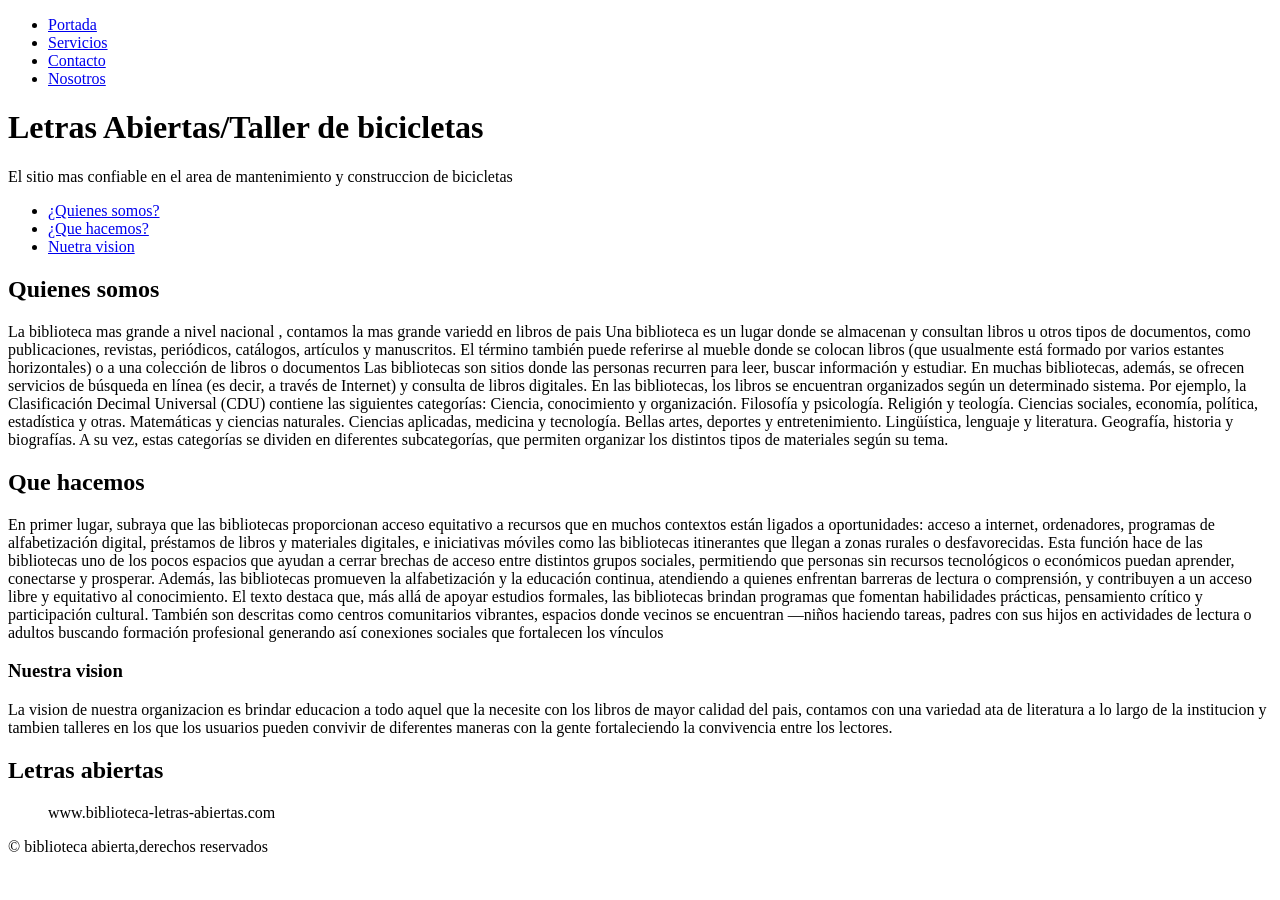
<file: ac1-html/index.html>
<!DOCTYPE html>
<html lang="es">
<head>
    <meta charset="UTF-8">
    <meta name="viewport" content="width=device-width, initial-scale=1.0">
    <meta name="author" content="dilan alvarado">
    <meta name="description" content="inicio de la pagina">
    <meta name="keywords" content="biblioteca">
    <title>Portada | Sabores del Barrio</title>
    <link rel="icon" href="recursos/books.png" type="image/png">
</head>
<body> 
<header>
    <nav>
            <ul>
                <li><a href="index.html">Portada</a></li>
                <li><a href="servicios.html">Servicios</a></li>
                <li><a href="contacto.html">Contacto</a></li>
                <li><a href="nosotros.html">Nosotros</a></li>
            </ul>
    </nav>
        <h1>Letras Abiertas/Taller de bicicletas</h1>
<p>El sitio mas confiable en el area de mantenimiento y construccion de bicicletas</p>
</header>
<main>
    <nav>
        <ul>
            <li> <a href="#Quienes-somos">¿Quienes somos?</a></li>
            <li> <a href="#Quehacemos">¿Que hacemos?</a></li>
            <li> <a href="#vision">Nuetra vision</a></li>
        </ul>
    </nav>
    


<!--descripcion de la biblioteca-->
    <section id="Quienes-somos">
    <h2>Quienes somos</h2>
        <p>La biblioteca mas grande a nivel nacional , contamos la mas grande variedd en libros de pais
        Una biblioteca es un lugar donde se almacenan y consultan libros u otros tipos de documentos, como publicaciones, revistas, periódicos, catálogos, artículos y manuscritos. El término también puede referirse al mueble donde se colocan libros (que usualmente está formado por varios estantes horizontales) o a una colección de libros o documentos


        Las bibliotecas son sitios donde las personas recurren para leer, buscar información y estudiar. En muchas bibliotecas, además, se ofrecen servicios de búsqueda en línea (es decir, a través de Internet) y consulta de libros digitales.

        En las bibliotecas, los libros se encuentran organizados según un determinado sistema. Por ejemplo, la Clasificación Decimal Universal (CDU) contiene las siguientes categorías:

        Ciencia, conocimiento y organización.
        Filosofía y psicología.
        Religión y teología.
        Ciencias sociales, economía, política, estadística y otras.
        Matemáticas y ciencias naturales.
        Ciencias aplicadas, medicina y tecnología.
        Bellas artes, deportes y entretenimiento.
        Lingüística, lenguaje y literatura.
        Geografía, historia y biografías.
        A su vez, estas categorías se dividen en diferentes subcategorías, que permiten organizar los distintos tipos de materiales según su tema.
        </p>
    </section>
<!--que servicios brinda la biblioteca-->
    <section id="Quehacemos">
    <h2 >Que hacemos</h2>
        <p>En primer lugar, subraya que las bibliotecas proporcionan acceso equitativo a recursos que en muchos contextos están ligados a oportunidades: acceso a internet, ordenadores, programas de alfabetización digital, préstamos de libros y materiales digitales, e iniciativas móviles como las bibliotecas itinerantes que llegan a zonas rurales o desfavorecidas. Esta función hace de las bibliotecas uno de los pocos espacios que ayudan a cerrar brechas de acceso entre distintos grupos sociales, permitiendo que personas sin recursos tecnológicos o económicos puedan aprender, conectarse y prosperar.

        Además, las bibliotecas promueven la alfabetización y la educación continua, atendiendo a quienes enfrentan barreras de lectura o comprensión, y contribuyen a un acceso libre y equitativo al conocimiento. El texto destaca que, más allá de apoyar estudios formales, las bibliotecas brindan programas que fomentan habilidades prácticas, pensamiento crítico y participación cultural. También son descritas como centros comunitarios vibrantes, espacios donde vecinos se encuentran —niños haciendo tareas, padres con sus hijos en actividades de lectura o adultos buscando formación profesional generando así conexiones sociales que fortalecen los vínculos</p>
    </section>
    <section id="vision">
    <h3>Nuestra vision</h3>
        <p>La vision de nuestra organizacion es brindar educacion a todo aquel que la necesite con los libros de mayor calidad del pais, contamos con una variedad ata de literatura a lo largo de la institucion y tambien talleres en los que los usuarios pueden convivir de diferentes maneras con la gente fortaleciendo la convivencia entre los lectores. </p>
    </section>
</main>

<footer><h2>Letras abiertas</h2>
    <blockquote>www.biblioteca-letras-abiertas.com</blockquote>
    <p> &copy; biblioteca abierta,derechos reservados</p>
</footer>
</body>
</html>
</file>
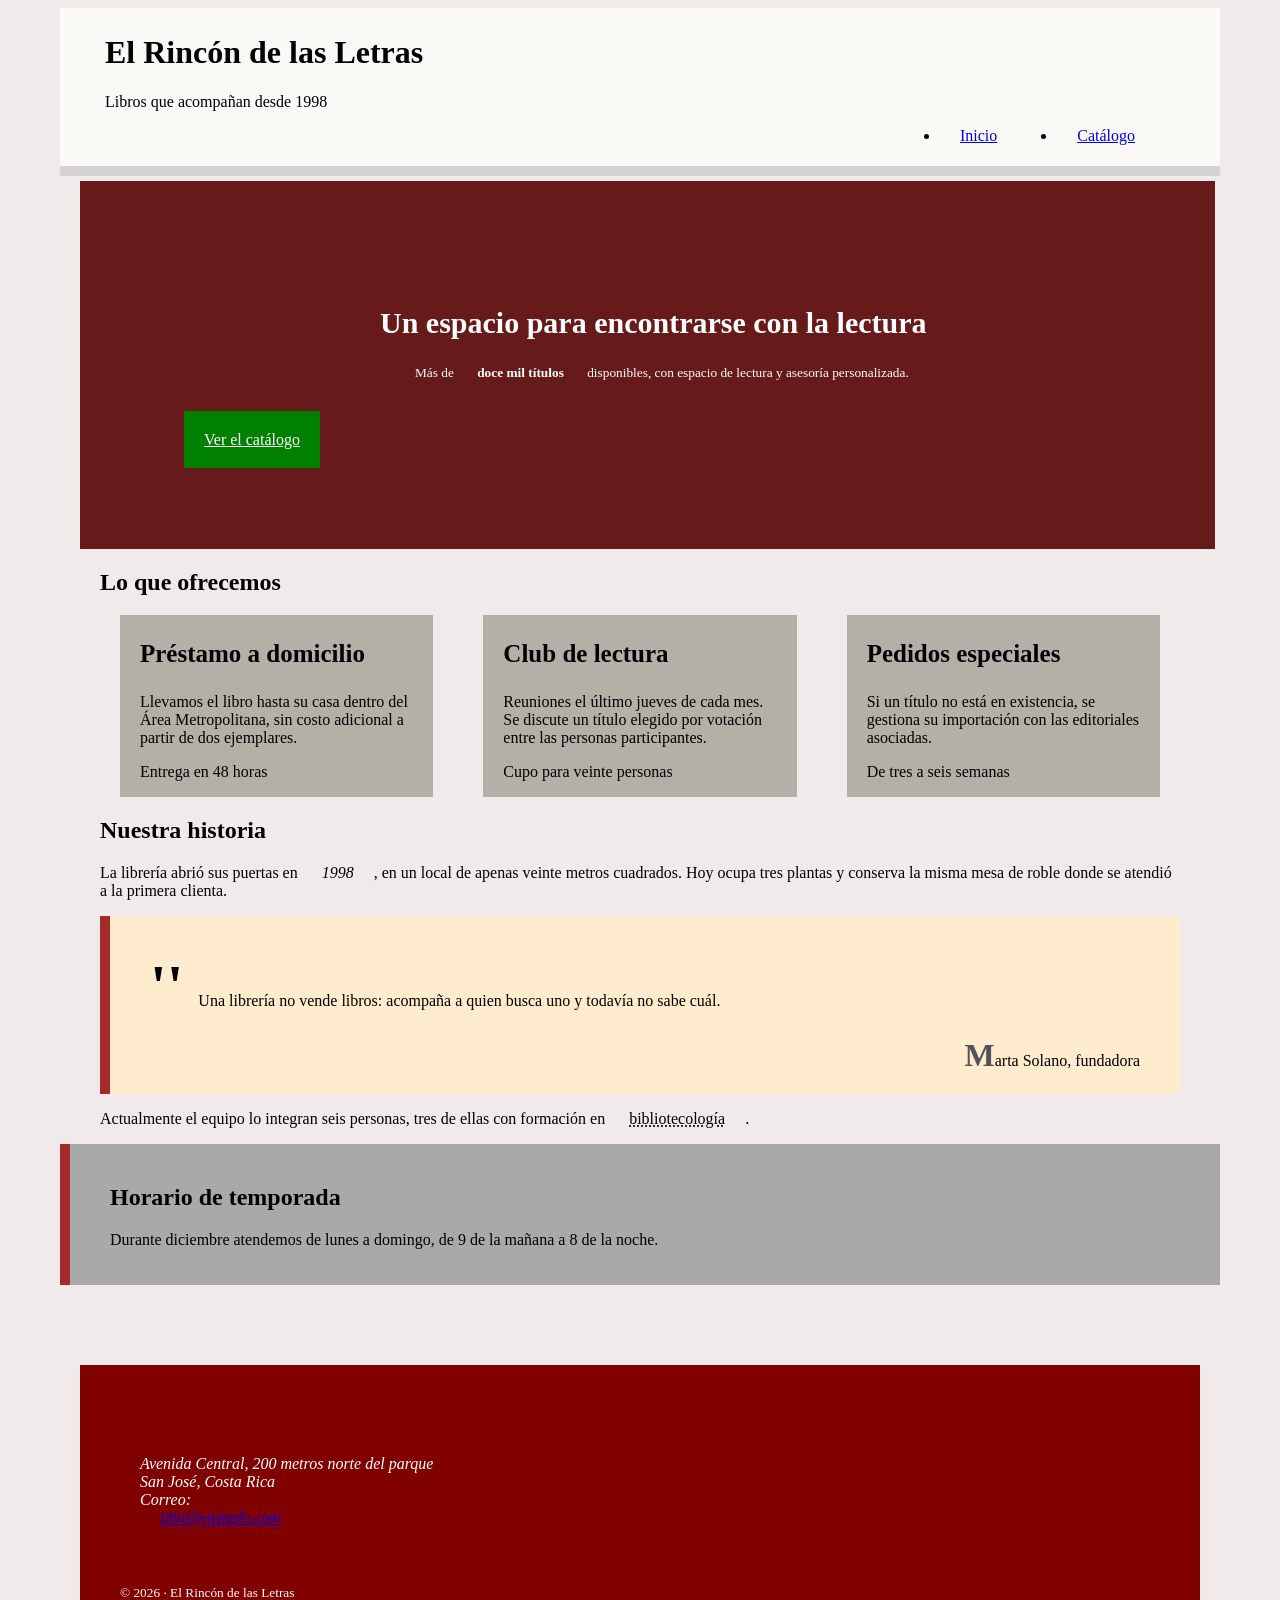
<file: ac2-css/index.html>
<!DOCTYPE html>
<html lang="es">

<head>
  <meta charset="UTF-8">
  <meta name="viewport" content="width=device-width, initial-scale=1.0">
  <meta name="author" content="Dilan Alvarado Bianco">
  <meta name="description" content="Librería El Rincón de las Letras: catálogo, servicios y contacto.">
  <meta name="keywords" content="librería, libros, lectura, catálogo, Costa Rica">

  <title>Inicio | El Rincón de las Letras</title>

  <link rel="icon" href="recursos/favicon.png" type="image/png">
  <link rel="stylesheet" href="css/estilos.css">

  <!--AQUÍ SE ENLAZA LA HOJA DE ESTILOS QUE USTED DEBE CREAR.
       El archivo debe llamarse  css/estilos.css -->

</head>

<body>

  <!--CABECERA-->
  <header id="cabecera">
    <div class="marca">
      <h1>El Rincón de las Letras</h1>
      <p class="lema">Libros que acompañan desde 1998</p>
    </div>

    <nav class="menu-principal">
      <ul>
        <li><a href="index.html" class="enlace-activo">Inicio</a></li>
        <li><a href="catalogo.html">Catálogo</a></li>
      </ul>
    </nav>
  </header>

  <!--CONTENIDO PRINCIPAL-->
  <main id="contenido">

    <!-- Zona de presentación -->
    <section id="portada" class="hero">
      <h2>Un espacio para encontrarse con la lectura</h2>
      <p class="hero-texto">
        Más de <strong>doce mil títulos</strong> disponibles, con espacio
        de lectura y asesoría personalizada.
      </p>
      <a href="catalogo.html" class="boton boton-principal">Ver el catálogo</a>
    </section>

    <!-- Tres bloques para maquetar en fila -->
    <section id="servicios">
      <h2>Lo que ofrecemos</h2>

      <div class="rejilla-servicios">

        <article class="tarjeta">
          <h3>Préstamo a domicilio</h3>
          <p>
            Llevamos el libro hasta su casa dentro del Área Metropolitana,
            sin costo adicional a partir de dos ejemplares.
          </p>
          <p class="tarjeta-pie">Entrega en 48 horas</p>
        </article>

        <article class="tarjeta">
          <h3>Club de lectura</h3>
          <p>
            Reuniones el último jueves de cada mes. Se discute un título
            elegido por votación entre las personas participantes.
          </p>
          <p class="tarjeta-pie">Cupo para veinte personas</p>
        </article>

        <article class="tarjeta">
          <h3>Pedidos especiales</h3>
          <p>
            Si un título no está en existencia, se gestiona su importación
            con las editoriales asociadas.
          </p>
          <p class="tarjeta-pie">De tres a seis semanas</p>
        </article>

      </div>
    </section>

    <!-- Contenido con cita -->
    <section id="historia">
      <h2>Nuestra historia</h2>

      <p>
        La librería abrió sus puertas en <em>1998</em>, en un local de
        apenas veinte metros cuadrados. Hoy ocupa tres plantas y conserva
        la misma mesa de roble donde se atendió a la primera clienta.
      </p>

      <blockquote class="cita">
        <p>
          Una librería no vende libros: acompaña a quien busca uno y
          todavía no sabe cuál.
        </p>
        <footer class="cita-autoria">Marta Solano, fundadora</footer>
      </blockquote>

      <p>
        Actualmente el equipo lo integran seis personas, tres de ellas
        con formación en <abbr title="Bibliotecología">bibliotecología</abbr>.
      </p>
    </section>

  </main>

  <!--CONTENIDO SECUNDARIO -->
  <aside id="aviso" class="panel-aviso">
    <h2>Horario de temporada</h2>
    <p>
      Durante diciembre atendemos de lunes a domingo, de 9 de la mañana
      a 8 de la noche.
    </p>
  </aside>

  <!-- PIE -->
  <footer id="pie">
    <div class="pie-contenido">
      <address class="datos-contacto">
        Avenida Central, 200 metros norte del parque<br>
        San José, Costa Rica<br>
        Correo: <a href="mailto:info@ejemplo.com">info@ejemplo.com</a>
      </address>

      <p class="creditos"><small>&copy; 2026 · El Rincón de las Letras</small></p>
    </div>
  </footer>

</body>

</html>
</file>
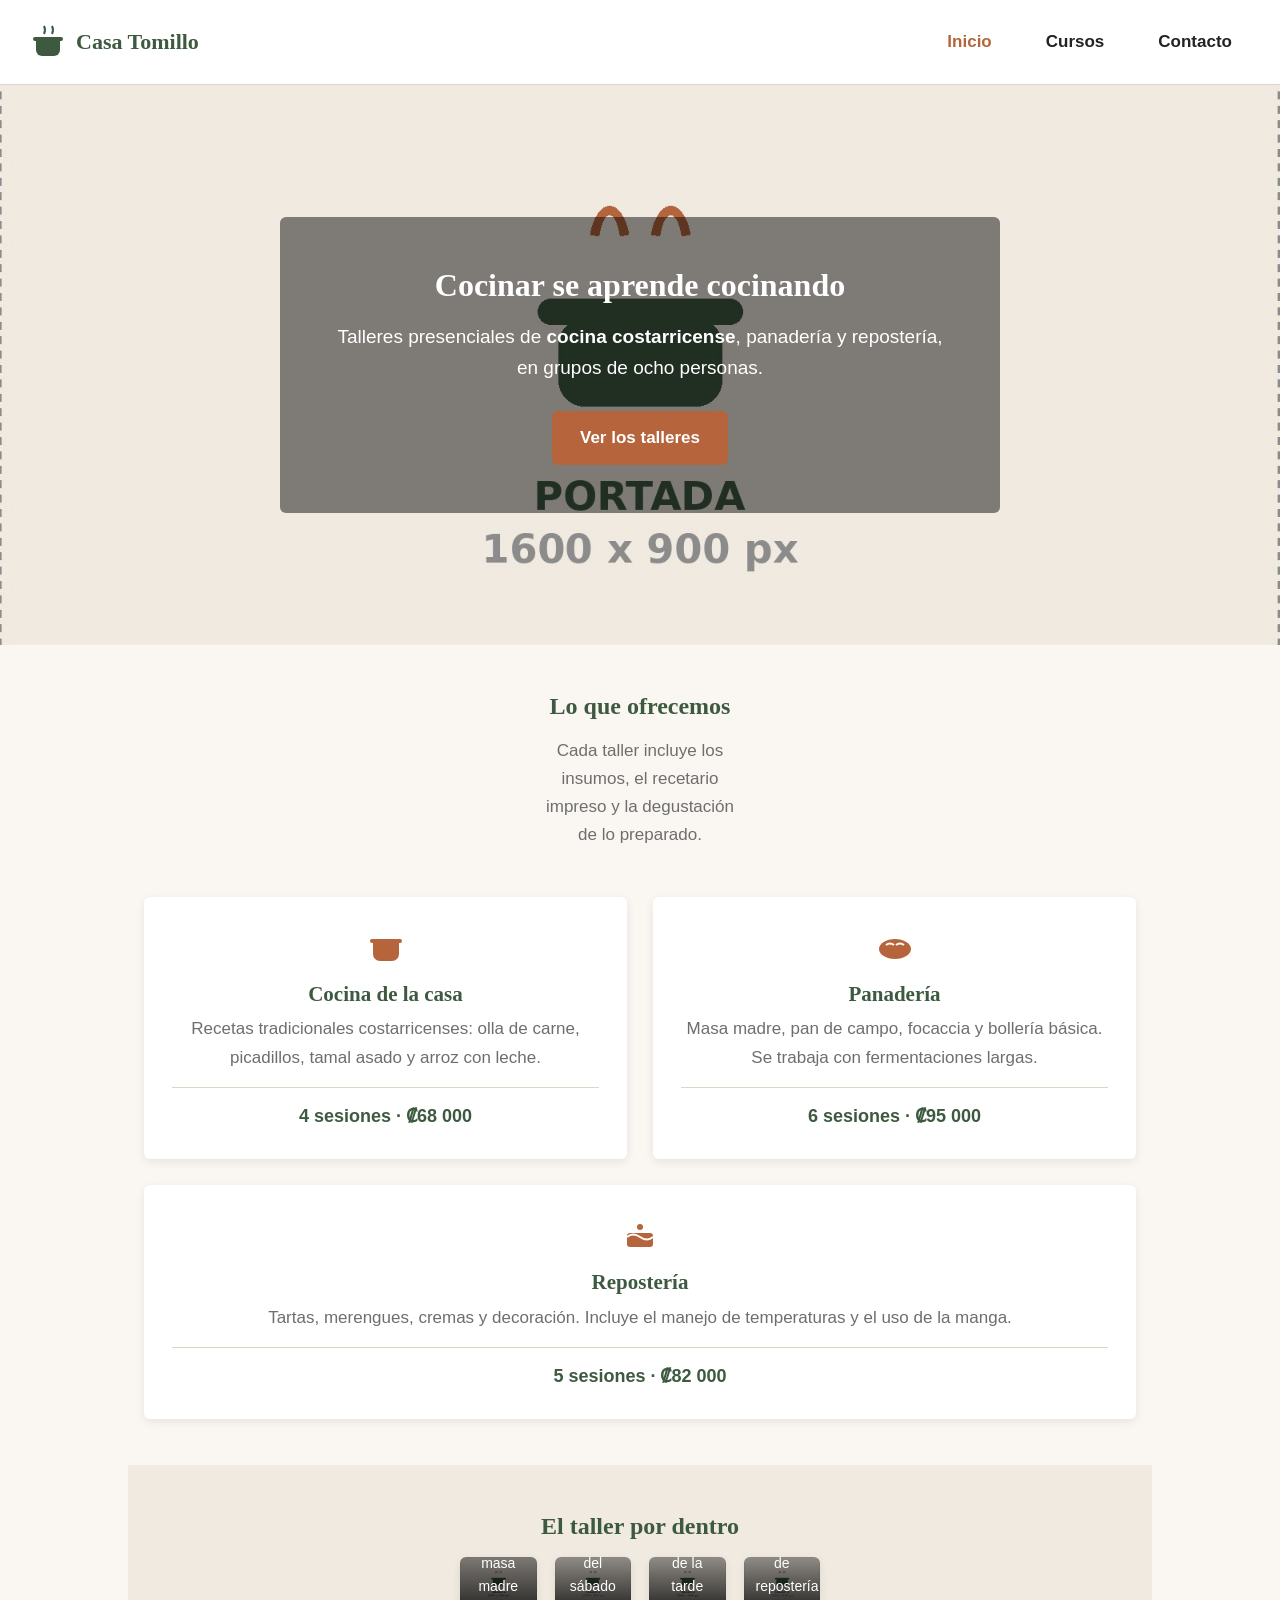
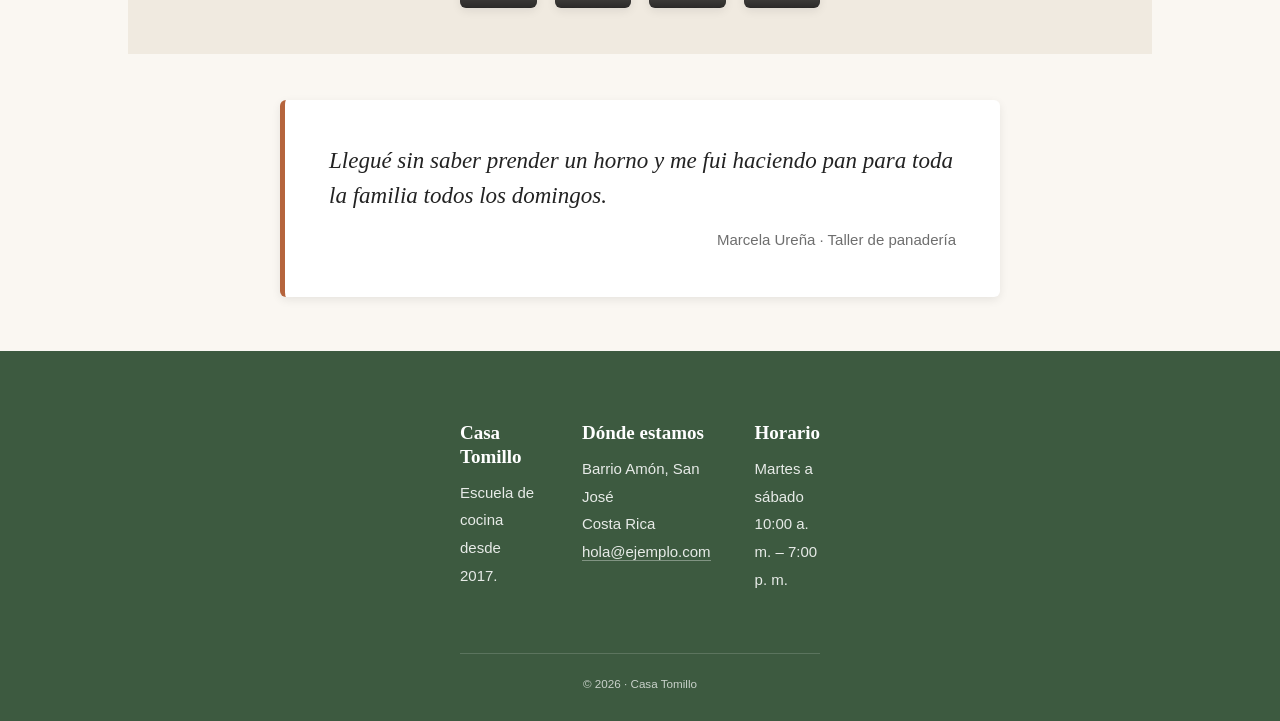
<file: ac3-responsive/index.html>
<!DOCTYPE html>
<html lang="es">

<head>
  <meta charset="UTF-8">
  <meta name="author" content="Dilan Alvarado Bianco">
  <meta name="viewport" content="width=device-width, initial-scale=1.0">
  <meta name="description" content="Casa Tomillo: escuela de cocina con talleres presenciales en San José.">
  <meta name="keywords" content="cocina, talleres, escuela, gastronomía, Costa Rica">

  <title>Inicio | Casa Tomillo</title>

  <link rel="icon" href="recursos/favicon.png" type="image/png">
  <link rel="stylesheet" href="css/estilos.css">
</head>

<body>

  <!-- ═══ CABECERA · igual en las tres páginas ═══ -->
  <header id="cabecera" class="cabecera">

    <a href="index.html" class="marca">
      <svg class="marca-icono" width="36" height="36" viewBox="0 0 36 36"
           xmlns="http://www.w3.org/2000/svg" role="img"
           aria-label="Logo de Casa Tomillo: una olla con vapor">
        <path d="M6 16 h24 v10 a6 6 0 0 1 -6 6 h-12 a6 6 0 0 1 -6 -6 z" fill="currentColor"/>
        <rect x="3" y="13" width="30" height="4" rx="2" fill="currentColor"/>
        <path d="M14 10 q2 -4 0 -8" stroke="currentColor" stroke-width="2" fill="none"/>
        <path d="M22 10 q2 -4 0 -8" stroke="currentColor" stroke-width="2" fill="none"/>
      </svg>
      <span class="marca-texto">Casa Tomillo</span>
    </a>
      <ul class="menu">
        <li><a href="index.html" class="menu-enlace activo">Inicio</a></li>
        <li><a href="cursos.html" class="menu-enlace">Cursos</a></li>
        <li><a href="contacto.html" class="menu-enlace">Contacto</a></li>
      </ul>
    </nav>

  </header>

  <main id="contenido">

    <!-- ═══ PORTADA ═══ -->
    <section id="portada" class="portada">
      <div class="portada-caja">
        <h1 class="portada-titulo">Cocinar se aprende cocinando</h1>
        <p class="portada-bajada">
          Talleres presenciales de <strong>cocina costarricense</strong>,
          panadería y repostería, en grupos de ocho personas.
        </p>
        <a href="cursos.html" class="boton boton-principal">Ver los talleres</a>
      </div>
    </section>

    <!-- ═══ TRES PROPUESTAS · maquetadas con Flexbox ═══ -->
    <section id="propuestas" class="seccion">
      <h2 class="seccion-titulo">Lo que ofrecemos</h2>
      <p class="seccion-entrada">
        Cada taller incluye los insumos, el recetario impreso y la degustación
        de lo preparado.
      </p>

      <div class="fila-propuestas">

        <article class="tarjeta">
          <svg class="tarjeta-icono" width="42" height="42" viewBox="0 0 42 42"
               xmlns="http://www.w3.org/2000/svg" role="img" aria-label="Icono de olla">
            <path d="M8 18 h26 v11 a7 7 0 0 1 -7 7 h-12 a7 7 0 0 1 -7 -7 z" fill="currentColor"/>
            <rect x="5" y="14" width="32" height="4" rx="2" fill="currentColor"/>
          </svg>
          <h3 class="tarjeta-titulo">Cocina de la casa</h3>
          <p class="tarjeta-texto">
            Recetas tradicionales costarricenses: olla de carne, picadillos,
            tamal asado y arroz con leche.
          </p>
          <p class="tarjeta-dato">4 sesiones · ₡68 000</p>
        </article>

        <article class="tarjeta">
          <svg class="tarjeta-icono" width="42" height="42" viewBox="0 0 42 42"
               xmlns="http://www.w3.org/2000/svg" role="img" aria-label="Icono de pan">
            <ellipse cx="21" cy="24" rx="16" ry="10" fill="currentColor"/>
            <path d="M12 20 q4 -3 8 0 M22 20 q4 -3 8 0" stroke="#FFFFFF"
                  stroke-width="2" fill="none"/>
          </svg>
          <h3 class="tarjeta-titulo">Panadería</h3>
          <p class="tarjeta-texto">
            Masa madre, pan de campo, focaccia y bollería básica. Se trabaja
            con fermentaciones largas.
          </p>
          <p class="tarjeta-dato">6 sesiones · ₡95 000</p>
        </article>

        <article class="tarjeta">
          <svg class="tarjeta-icono" width="42" height="42" viewBox="0 0 42 42"
               xmlns="http://www.w3.org/2000/svg" role="img" aria-label="Icono de pastel">
            <rect x="8" y="20" width="26" height="14" rx="3" fill="currentColor"/>
            <path d="M8 24 q6 -5 13 0 q7 5 13 0" stroke="#FFFFFF" stroke-width="2" fill="none"/>
            <circle cx="21" cy="14" r="3" fill="currentColor"/>
          </svg>
          <h3 class="tarjeta-titulo">Repostería</h3>
          <p class="tarjeta-texto">
            Tartas, merengues, cremas y decoración. Incluye el manejo de
            temperaturas y el uso de la manga.
          </p>
          <p class="tarjeta-dato">5 sesiones · ₡82 000</p>
        </article>

      </div>
    </section>

    <!-- ═══ GALERÍA · maquetada con Grid ═══ -->
    <section id="galeria" class="seccion seccion-alterna">
      <h2 class="seccion-titulo">El taller por dentro</h2>

      <div class="rejilla-galeria">

        <figure class="pieza">
           <picture>
            <source media="(1024px)" srcset="recursos/taller-1-md.jpg.jpg">
            <source media="(360px)" srcset="recursos/taller-1-p.jpg">
          </picture>
          <img src="recursos/taller-1.jpg" alt="Manos amasando pan sobre una mesa de madera"
               width="1200" height="800" loading="lazy">
          <figcaption class="pieza-pie">Sesión de masa madre</figcaption>
        </figure>

        <figure class="pieza">
           <picture>
            <source media="(1024px)" srcset="recursos/taller-2-md.jpg">
            <source media="(360px)" srcset="recursos/taller-2-p.jpg">
          </picture>
          <img src="recursos/taller-2.jpg" alt="Bandeja de panes recién horneados"
               width="1200" height="800" loading="lazy">
          <figcaption class="pieza-pie">Horneado del sábado</figcaption>
        </figure>

        <figure class="pieza">
           <picture>
            <source media="(1024px)" srcset="recursos/taller-3-md.jpg">
            <source media="(360px)" srcset="recursos/taller-3-p.jpg">
          </picture>
          <img src="recursos/taller-3.jpg" alt="Grupo de participantes cocinando en la mesa central"
               width="1200" height="800" loading="lazy">
          <figcaption class="pieza-pie">Grupo de la tarde</figcaption>
        </figure>

        <figure class="pieza">
           <picture>
            <source media="(1024px)" srcset="recursos/taller-4-md.jpg">
            <source media="(360px)" srcset="recursos/taller-4-p.jpg">
          </picture>
          <img src="recursos/taller-4.jpg" alt="Detalle de una tarta decorada con frutas"
               width="1200" height="800" loading="lazy">
          <figcaption class="pieza-pie">Cierre de repostería</figcaption>
        </figure>

      </div>
    </section>

    <!-- ═══ TESTIMONIO ═══ -->
    <section id="testimonio" class="seccion">
      <blockquote class="cita">
        <p class="cita-texto">
          Llegué sin saber prender un horno y me fui haciendo pan para toda
          la familia todos los domingos.
        </p>
        <footer class="cita-autoria">Marcela Ureña · Taller de panadería</footer>
      </blockquote>
    </section>

  </main>

  <!-- ═══ PIE · igual en las tres páginas ═══ -->
  <footer id="pie" class="pie">
    <div class="pie-columnas">

      <div class="pie-bloque">
        <h2 class="pie-titulo">Casa Tomillo</h2>
        <p class="pie-texto">Escuela de cocina desde 2017.</p>
      </div>

      <div class="pie-bloque">
        <h2 class="pie-titulo">Dónde estamos</h2>
        <address class="pie-datos">
          Barrio Amón, San José<br>
          Costa Rica<br>
          <a href="mailto:hola@ejemplo.com" class="pie-enlace">hola@ejemplo.com</a>
        </address>
      </div>

      <div class="pie-bloque">
        <h2 class="pie-titulo">Horario</h2>
        <p class="pie-texto">
          Martes a sábado<br>
          10:00 a. m. – 7:00 p. m.
        </p>
      </div>

    </div>

    <p class="pie-creditos"><small>&copy; 2026 · Casa Tomillo</small></p>
  </footer>

</body>

</html>
</file>
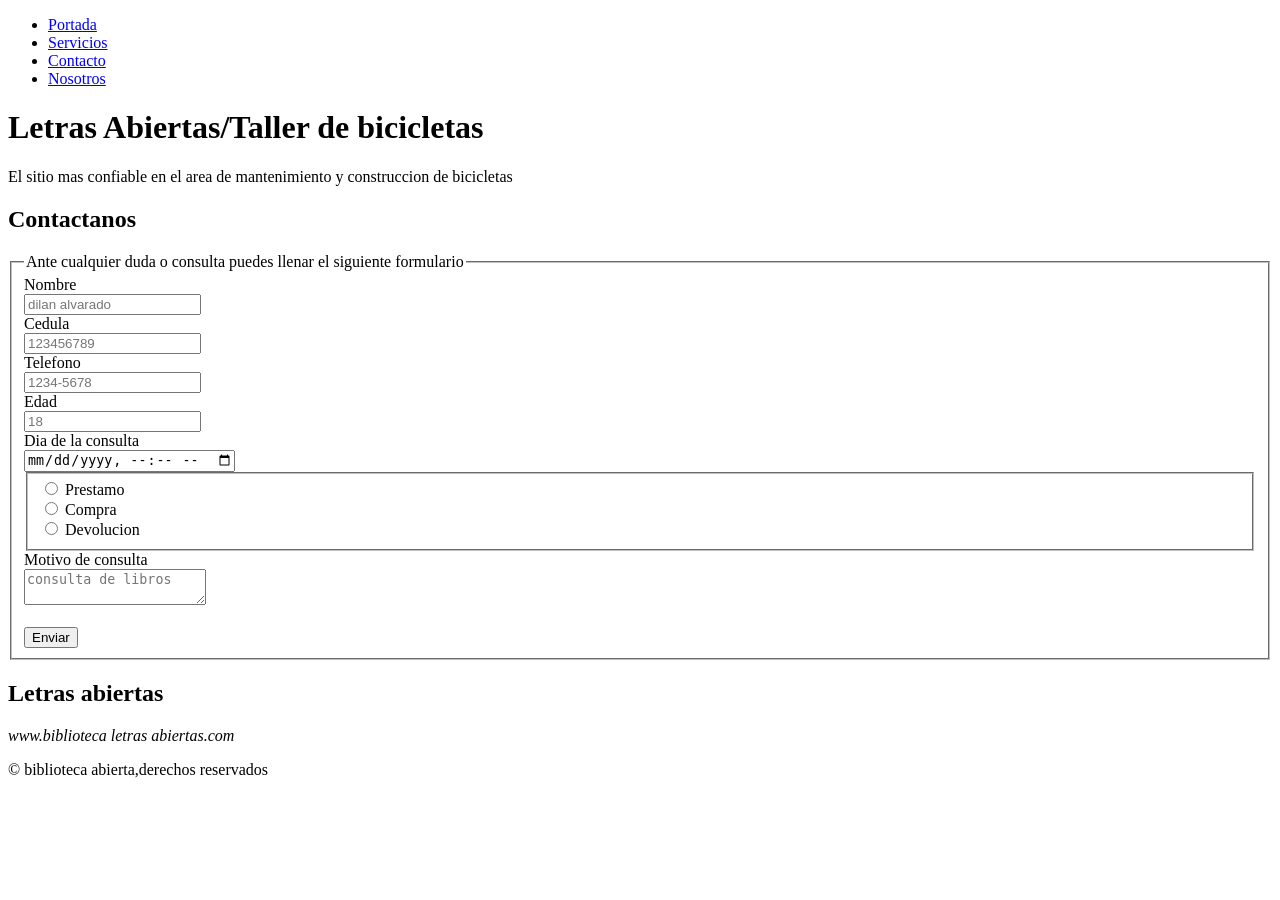
<file: ac1-html/Contacto.html>
<!DOCTYPE html>
<html lang="es">
<head>
    <meta charset="UTF-8">
    <meta name="viewport" content="width=device-width, initial-scale=1.0">
    <meta name="author" content="dilan alvarado">
    <meta name="description" content="contacto de la pagina">
    <meta name="keywords" content="datos ,consulta ,contacto">
    <title>Portada | Sabores del Barrio</title>
    <link rel="icon" href="recursos/books.png" type="image/png">
</head>
<body> 
 <header>
      <nav>
            <ul>
                <li><a href="index.html">Portada</a></li>
                <li><a href="servicios.html">Servicios</a></li>
                <li><a href="contacto.html">Contacto</a></li>
                <li><a href="nosotros.html">Nosotros</a></li>
            </ul>
        </nav>
        <h1>Letras Abiertas/Taller de bicicletas</h1>
  <p>El sitio mas confiable en el area de mantenimiento y construccion de bicicletas</p>
 </header>

<main>
    <section>
        <h1>Contactanos</h1>
        <form action="#">
            <fieldset>
            <legend>Ante cualquier duda o consulta puedes llenar el siguiente formulario</legend>
                <label for="nombre">Nombre</label><br>
                <input type="text" id="nombre" placeholder="dilan alvarado" required minlength="10"  maxlength="20"><br>

                <label for="cedula">Cedula</label><br>
                <input type="text" id="cedula" placeholder="123456789" required minlength="9" maxlength="11"><br>

                <label for="numero" >Telefono</label><br>
                <input type="tel" id="numero" placeholder="1234-5678" required minlength="8" maxlength="8"><br>

                <label for="edad">Edad</label><br>
                <input type="number" id="edad" placeholder="18" 
                required
                ><br>

                <label for="momento">Dia de la consulta</label><br>
                <input type="datetime-local" id="momento"><br>

                <fieldset>
                    <input type="radio" id="Prestamo" name="Libro" value="Prestamo">
                    <label for="Prestamo">Prestamo</label><br>


                    <input type="radio" id="Compra" name="Libro" value="Compra">
                    <label for="Compra">Compra</label><br>
                    
                    
                    <input type="radio" id="Devolucion" name="Libro" value="Devolucion">
                    <label for="Devolucion">Devolucion</label><br>
                    
                </fieldset>

                <label for="motivo">Motivo de consulta</label><br>
                <textarea name="motivo" id="motivo" placeholder="consulta de libros"></textarea>


                <br><br>
                <button type="submit">Enviar</button>
            </fieldset>
        </form>
    </section>
</main>
  <footer><h2>Letras abiertas</h2>
    <address>www.biblioteca letras abiertas.com</address>
    <p> &copy; biblioteca abierta,derechos reservados</p>
</footer>  
</body>
</html>
</file>
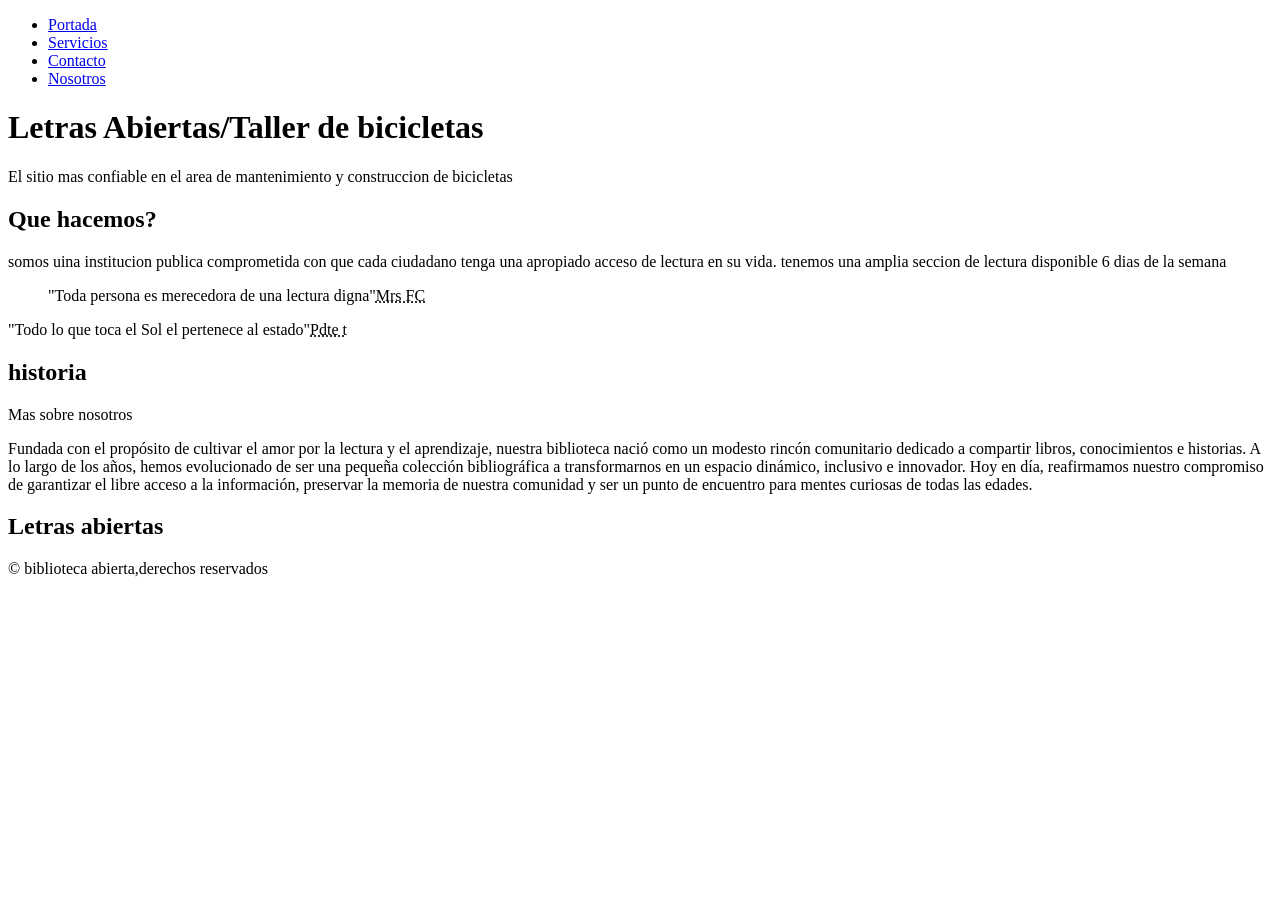
<file: ac1-html/Nosotros.html>
<!DOCTYPE html>
<html lang="es">
<head>
    <meta charset="UTF-8">
    <meta name="viewport" content="width=device-width, initial-scale=1.0">
    <meta name="author" content="dilan alvarado">
    <meta name="description" content="Bliblioteca">
    <meta name="keywords" content=", biblioteca">
    <title>Portada | Sabores del Barrio</title>
    <link rel="icon" href="recursos/books.png" type="image/png">
</head>
<body> 
<header>
    <nav>
            <ul>
                <li><a href="index.html">Portada</a></li>
                <li><a href="servicios.html">Servicios</a></li>
                <li><a href="contacto.html">Contacto</a></li>
                <li><a href="nosotros.html">Nosotros</a></li>
            </ul>
        </nav>
        <h1>Letras Abiertas/Taller de bicicletas</h1>
<p>El sitio mas confiable en el area de mantenimiento y construccion de bicicletas</p>
</header>

<main>
    <article>
        <section>
            <h2>Que hacemos?</h2>
                <p>somos uina institucion publica comprometida con que cada ciudadano tenga una apropiado acceso de lectura en su vida. 
                tenemos una amplia seccion de lectura disponible 6 dias de la semana </p>
                <blockquote cite="www.me-lo-invente.com">"Toda persona es merecedora de una lectura digna"<abbr title="señora frida calo">Mrs FC</abbr></blockquote>
                "Todo lo que toca el Sol el pertenece al estado"<abbr title="Presidente trump" >Pdte t</abbr>
                
            <h2>historia</h2>
                <p>Mas sobre nosotros</p>
        </section>
        <section>
            <p>Fundada con el propósito de cultivar el amor por la lectura y el aprendizaje, nuestra biblioteca nació como un modesto rincón comunitario dedicado a compartir libros, conocimientos e historias.
            A lo largo de los años, hemos evolucionado de ser una pequeña colección bibliográfica a transformarnos en un espacio dinámico, inclusivo e innovador. Hoy en día, reafirmamos nuestro compromiso de garantizar el libre acceso a la información, preservar la memoria de nuestra comunidad y ser un punto de encuentro para mentes curiosas de todas las edades.</p>
        </section>
    </article>
</main>








<footer><h2>Letras abiertas</h2>
    <p> &copy; biblioteca abierta,derechos reservados</p>
</footer>
</body>
</html>
</file>
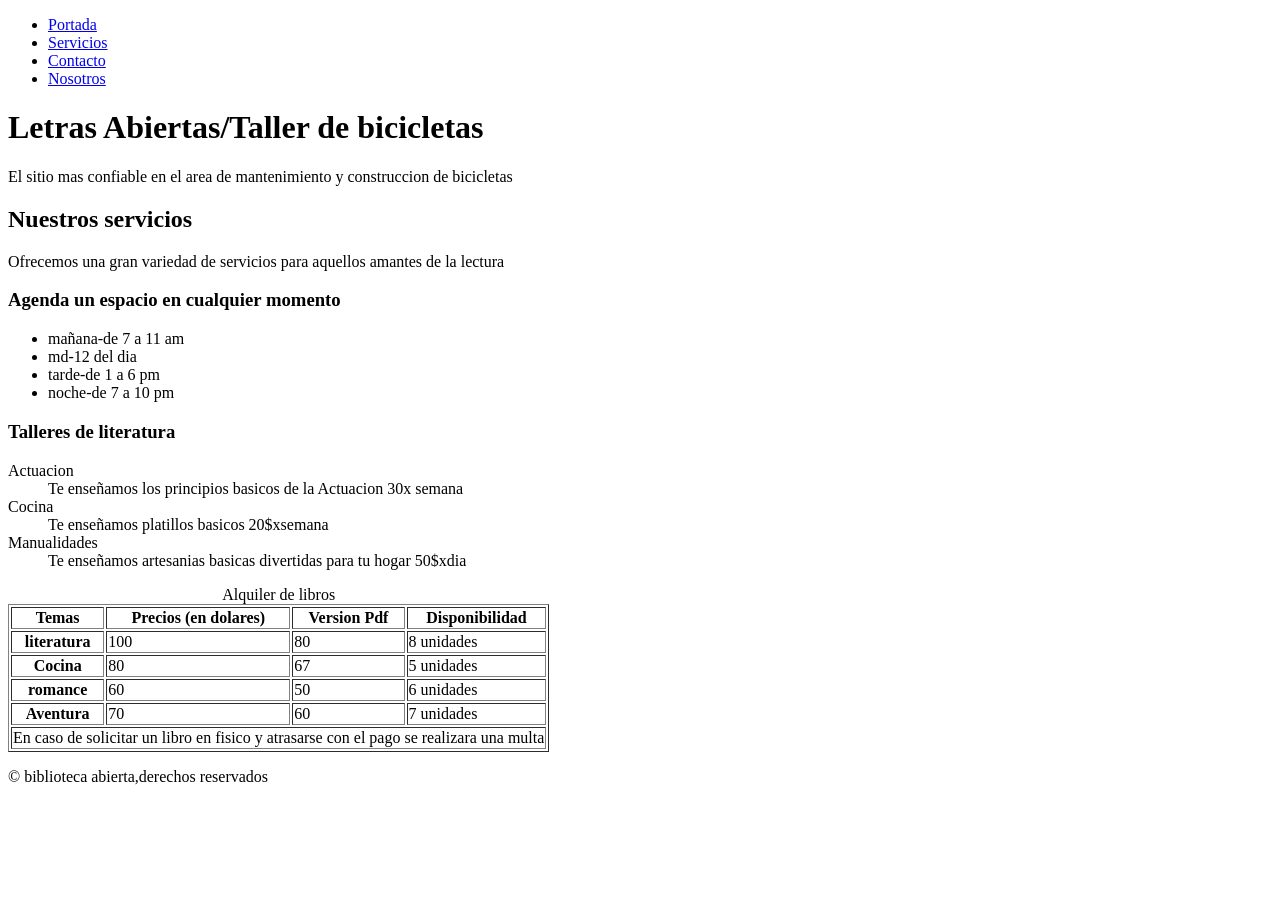
<file: ac1-html/servicios.html>
<!DOCTYPE html>
<html lang="es">
<head>
    <meta charset="UTF-8">
    <meta name="viewport" content="width=device-width, initial-scale=1.0">
    <meta name="author" content="dilan alvarado">
    <meta name="description" content="Bliblioteca">
    <meta name="keywords" content="libros,talleres,compras,precios">
    <title>Portada | Sabores del Barrio</title>
    <link rel="icon" href="recursos/books.png" type="image/png">
</head>
<body> 
<header>
    <nav>
            <ul>
                <li><a href="index.html">Portada</a></li>
                <li><a href="servicios.html">Servicios</a></li>
                <li><a href="contacto.html">Contacto</a></li>
                <li><a href="nosotros.html">Nosotros</a></li>
            </ul>
        </nav>
        <h1>Letras Abiertas/Taller de bicicletas</h1>
        <p>El sitio mas confiable en el area de mantenimiento y construccion de bicicletas</p>
</header>

<main>
<article>
<h2>Nuestros servicios</h2>
    
    <p>Ofrecemos una gran variedad de servicios para aquellos amantes de la lectura</p>
        <section id="desordenado">
            <h3>Agenda un espacio en cualquier momento</h3>
                <ul>
                    <li>mañana-de 7 a 11 am</li>
                    <li>md-12 del dia</li>
                    <li>tarde-de 1 a 6 pm</li>
                    <li>noche-de 7 a 10 pm</li>
                </ul>
        </section>

        <section id="Taller">
            <h3>Talleres de literatura</h3>
                <dl>
                <dt>Actuacion</dt>
                <dd>Te enseñamos los principios basicos de la Actuacion 30x semana</dd>

                <dt>Cocina</dt>
                <dd>Te enseñamos platillos basicos 20$xsemana</dd>

                <dt>Manualidades</dt>
                <dd>Te enseñamos artesanias basicas divertidas para tu hogar 50$xdia</dd>
                </dl>
        </section>

        <section>
            <table border="1">
            <caption>Alquiler de libros</caption>
                <thead>
                    <tr>
                        <th scope="row">Temas</th>
                        <th scope="row">Precios (en dolares)</th>
                        <th scope="row"> Version Pdf</th>
                        <th scope="row">Disponibilidad</th>
                    </tr>
                </thead>

                <tbody>
                    <tr>
                        <th>literatura</th>
                        <td>100</td>
                        <td>80</td>
                        <td>8 unidades</td>
                    </tr>
                    <tr>

                        <th>Cocina</th>
                        <td>80</td>
                        <td>67</td>
                        <td>5 unidades</td>
                    </tr>

                    <tr>

                        <th>romance</th>
                        <td>60</td>
                        <td>50</td>
                        <td>6 unidades</td>

                    </tr>


                    <tr>
                        <th>Aventura</th>
                        <td>70</td>
                        <td>60</td>
                        <td>7 unidades</td>

                    </tr>
                </tbody>

                <tfoot>
                    <tr> 
                        <td colspan="4">
                            En caso de solicitar un libro en fisico y atrasarse con el pago se realizara una multa
                        </td>
                    </tr>
                </tfoot>

            </table>

        </section>
</article>
</main>


<footer>
    <p> &copy; biblioteca abierta,derechos reservados</p>
</footer>
</body>
</html>
</file>
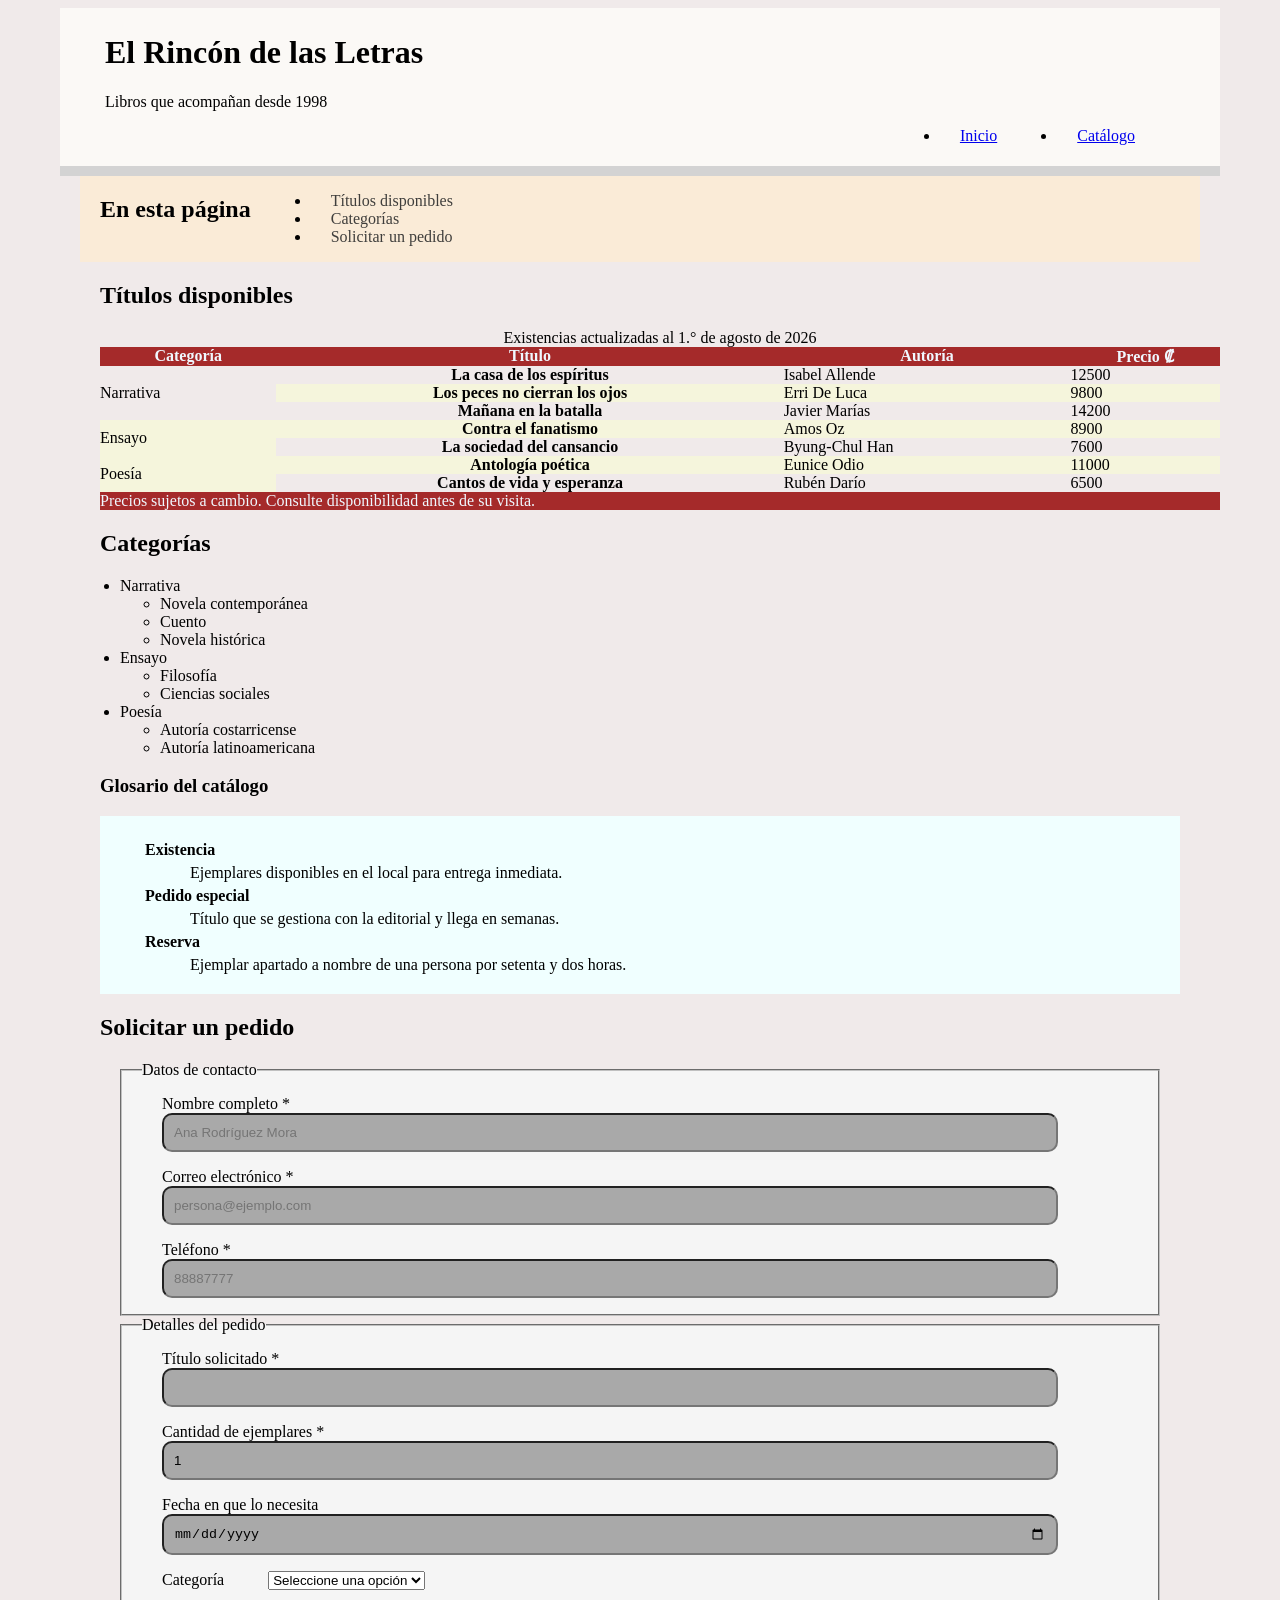
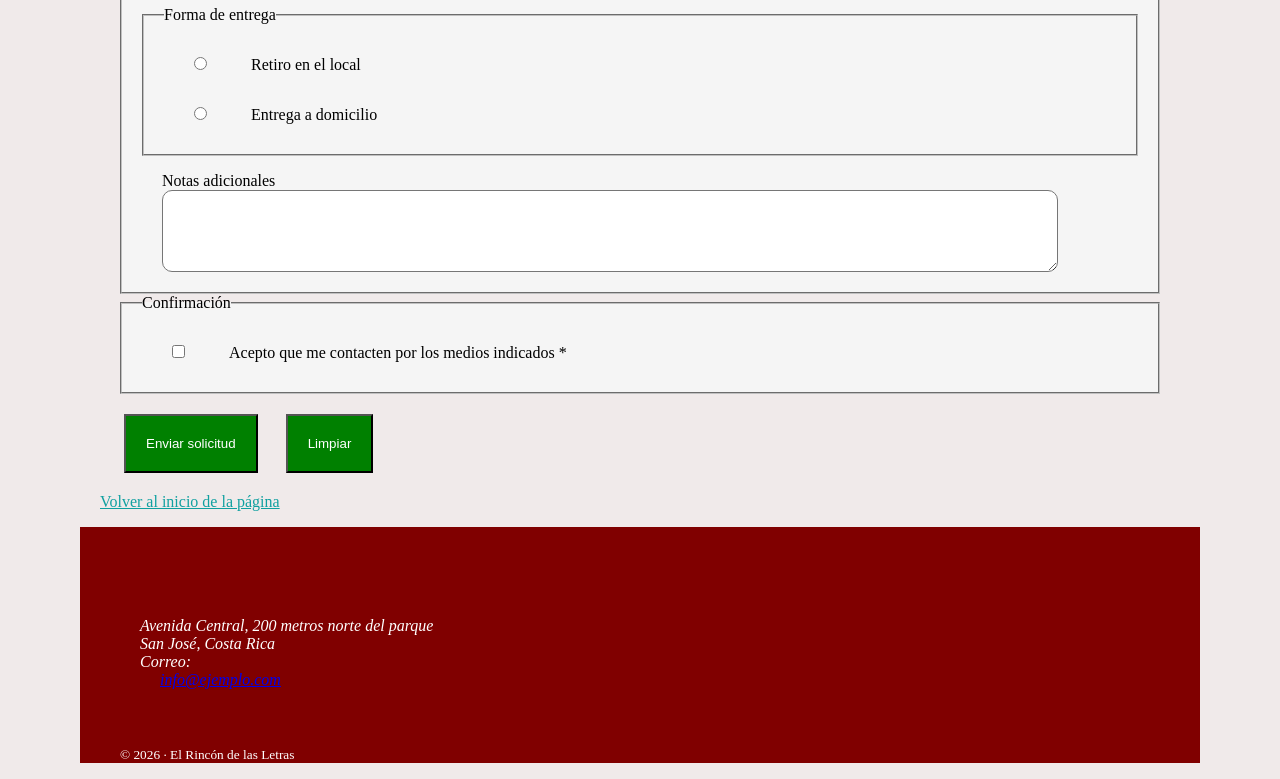
<file: ac2-css/catalogo.html>
<!DOCTYPE html>
<html lang="es">

<head>
  <meta charset="UTF-8">
  <meta name="viewport" content="width=device-width, initial-scale=1.0">
  <meta name="author" content="Escriba aquí su nombre completo">
  <meta name="description" content="Catálogo de títulos disponibles y formulario de pedido.">
  <meta name="keywords" content="catálogo, libros, pedido, librería">

  <title>Catálogo | El Rincón de las Letras</title>

  <link rel="icon" href="recursos/favicon.png" type="image/png">
  <link rel="stylesheet" href="css/estilos.css">

  <!--AQUÍ SE ENLAZA LA HOJA DE ESTILOS QUE USTED DEBE CREAR.
       El archivo debe llamarse  css/estilos.css -->

</head>

<body>

  <!--CABECERA · idéntica a la de index.html-->
  <header id="cabecera">
    <div class="marca">
      <h1>El Rincón de las Letras</h1>
      <p class="lema">Libros que acompañan desde 1998</p>
    </div>

    <nav class="menu-principal">
      <ul>
        <li><a href="index.html">Inicio</a></li>
        <li><a href="catalogo.html" class="enlace-activo">Catálogo</a></li>
      </ul>
    </nav>
  </header>

  <!--CONTENIDO PRINCIPAL-->
  <main id="contenido">

    <!-- Índice interno con anclas -->
    <nav class="indice">
      <h2>En esta página</h2>
      <ul>
        <li><a href="#existencias">Títulos disponibles</a></li>
        <li><a href="#categorias">Categorías</a></li>
        <li><a href="#pedido">Solicitar un pedido</a></li>
      </ul>
    </nav>

    <!-- LA TABLA -->
    <section id="existencias">
      <h2>Títulos disponibles</h2>

      <table class="tabla-catalogo">
        <caption>Existencias actualizadas al 1.° de agosto de 2026</caption>

        <thead>
          <tr>
            <th scope="col">Categoría</th>
            <th scope="col">Título</th>
            <th scope="col">Autoría</th>
            <th scope="col">Precio ₡</th>
          </tr>
        </thead>

        <tbody>
          <tr>
            <td rowspan="3">Narrativa</td>
            <th scope="row">La casa de los espíritus</th>
            <td>Isabel Allende</td>
            <td>12500</td>
          </tr>
          <tr>
            <th scope="row">Los peces no cierran los ojos</th>
            <td>Erri De Luca</td>
            <td>9800</td>
          </tr>
          <tr>
            <th scope="row">Mañana en la batalla</th>
            <td>Javier Marías</td>
            <td>14200</td>
          </tr>

          <tr>
            <td rowspan="2">Ensayo</td>
            <th scope="row">Contra el fanatismo</th>
            <td>Amos Oz</td>
            <td>8900</td>
          </tr>
          <tr>
            <th scope="row">La sociedad del cansancio</th>
            <td>Byung-Chul Han</td>
            <td>7600</td>
          </tr>

          <tr>
            <td rowspan="2">Poesía</td>
            <th scope="row">Antología poética</th>
            <td>Eunice Odio</td>
            <td>11000</td>
          </tr>
          <tr>
            <th scope="row">Cantos de vida y esperanza</th>
            <td>Rubén Darío</td>
            <td>6500</td>
          </tr>
        </tbody>

        <tfoot>
          <tr>
            <td colspan="4">
              Precios sujetos a cambio. Consulte disponibilidad antes de su visita.
            </td>
          </tr>
        </tfoot>
      </table>
    </section>

    <!-- LISTAS -->
    <section id="categorias">
      <h2>Categorías</h2>

      <ul class="lista-categorias">
        <li>Narrativa
          <ul>
            <li>Novela contemporánea</li>
            <li>Cuento</li>
            <li>Novela histórica</li>
          </ul>
        </li>
        <li>Ensayo
          <ul>
            <li>Filosofía</li>
            <li>Ciencias sociales</li>
          </ul>
        </li>
        <li>Poesía
          <ul>
            <li>Autoría costarricense</li>
            <li>Autoría latinoamericana</li>
          </ul>
        </li>
      </ul>

      <h3>Glosario del catálogo</h3>
      <dl class="glosario">
        <dt>Existencia</dt>
        <dd>Ejemplares disponibles en el local para entrega inmediata.</dd>

        <dt>Pedido especial</dt>
        <dd>Título que se gestiona con la editorial y llega en semanas.</dd>

        <dt>Reserva</dt>
        <dd>Ejemplar apartado a nombre de una persona por setenta y dos horas.</dd>
      </dl>
    </section>

    <!-- EL FORMULARIO -->
    <section id="pedido">
      <h2>Solicitar un pedido</h2>

      <form action="#" method="post" class="formulario-pedido">

        <fieldset class="grupo-campos">
          <legend>Datos de contacto</legend>

          <p class="campo">
            <label for="nombre">Nombre completo *</label>
            <input type="text" id="nombre" name="nombre"
                   required minlength="3" maxlength="60"
                   placeholder="Ana Rodríguez Mora">
          </p>

          <p class="campo">
            <label for="correo">Correo electrónico *</label>
            <input type="email" id="correo" name="correo" required
                   placeholder="persona@ejemplo.com">
          </p>

          <p class="campo">
            <label for="telefono">Teléfono *</label>
            <input type="tel" id="telefono" name="telefono"
                   required pattern="[0-9]{8}"
                   title="Ocho dígitos, sin espacios ni guiones"
                   placeholder="88887777">
          </p>
        </fieldset>

        <fieldset class="grupo-campos">
          <legend>Detalles del pedido</legend>

          <p class="campo">
            <label for="titulo">Título solicitado *</label>
            <input type="text" id="titulo" name="titulo" required>
          </p>

          <p class="campo">
            <label for="cantidad">Cantidad de ejemplares *</label>
            <input type="number" id="cantidad" name="cantidad"
                   required min="1" max="10" step="1" value="1">
          </p>

          <p class="campo">
            <label for="fecha">Fecha en que lo necesita</label>
            <input type="date" id="fecha" name="fecha">
          </p>

          <p class="campo">
            <label for="categoria">Categoría</label>
            <select id="categoria" name="categoria">
              <option value="">Seleccione una opción</option>
              <option value="narrativa">Narrativa</option>
              <option value="ensayo">Ensayo</option>
              <option value="poesia">Poesía</option>
              <option value="otra">Otra</option>
            </select>
          </p>

          <fieldset class="grupo-opciones">
            <legend>Forma de entrega </legend>
            <p class="opcion">
              <input type="radio" id="local" name="entrega" value="local" required>
              <label for="local">Retiro en el local</label>
            </p>
            <p class="opcion">
              <input type="radio" id="domicilio" name="entrega" value="domicilio">
              <label for="domicilio">Entrega a domicilio</label>
            </p>
          </fieldset>

          <p class="campo">
            <label for="notas">Notas adicionales</label>
            <textarea id="notas" name="notas" rows="4" maxlength="300"></textarea>
          </p>
        </fieldset>

        <fieldset class="grupo-campos">
          <legend>Confirmación</legend>
          <p class="opcion">
            <input type="checkbox" id="acepto" name="acepto" required>
            <label for="acepto">Acepto que me contacten por los medios indicados *</label>
          </p>
        </fieldset>

        <p class="grupo-botones">
          <button type="submit" class="boton boton-principal">Enviar solicitud</button>
          <button type="reset" class="boton boton-secundario">Limpiar</button>
        </p>

      </form>
    </section>

    <p class="volver"><a href="#cabecera">Volver al inicio de la página</a></p>

  </main>

  <!-- PIE · idéntico al de index.html -->
  <footer id="pie">
    <div class="pie-contenido">
      <address class="datos-contacto">
        Avenida Central, 200 metros norte del parque<br>
        San José, Costa Rica<br>
        Correo: <a href="mailto:info@ejemplo.com">info@ejemplo.com</a>
      </address>

      <p class="creditos"><small>&copy; 2026 · El Rincón de las Letras</small></p>
    </div>
  </footer>

</body>

</html>
</file>
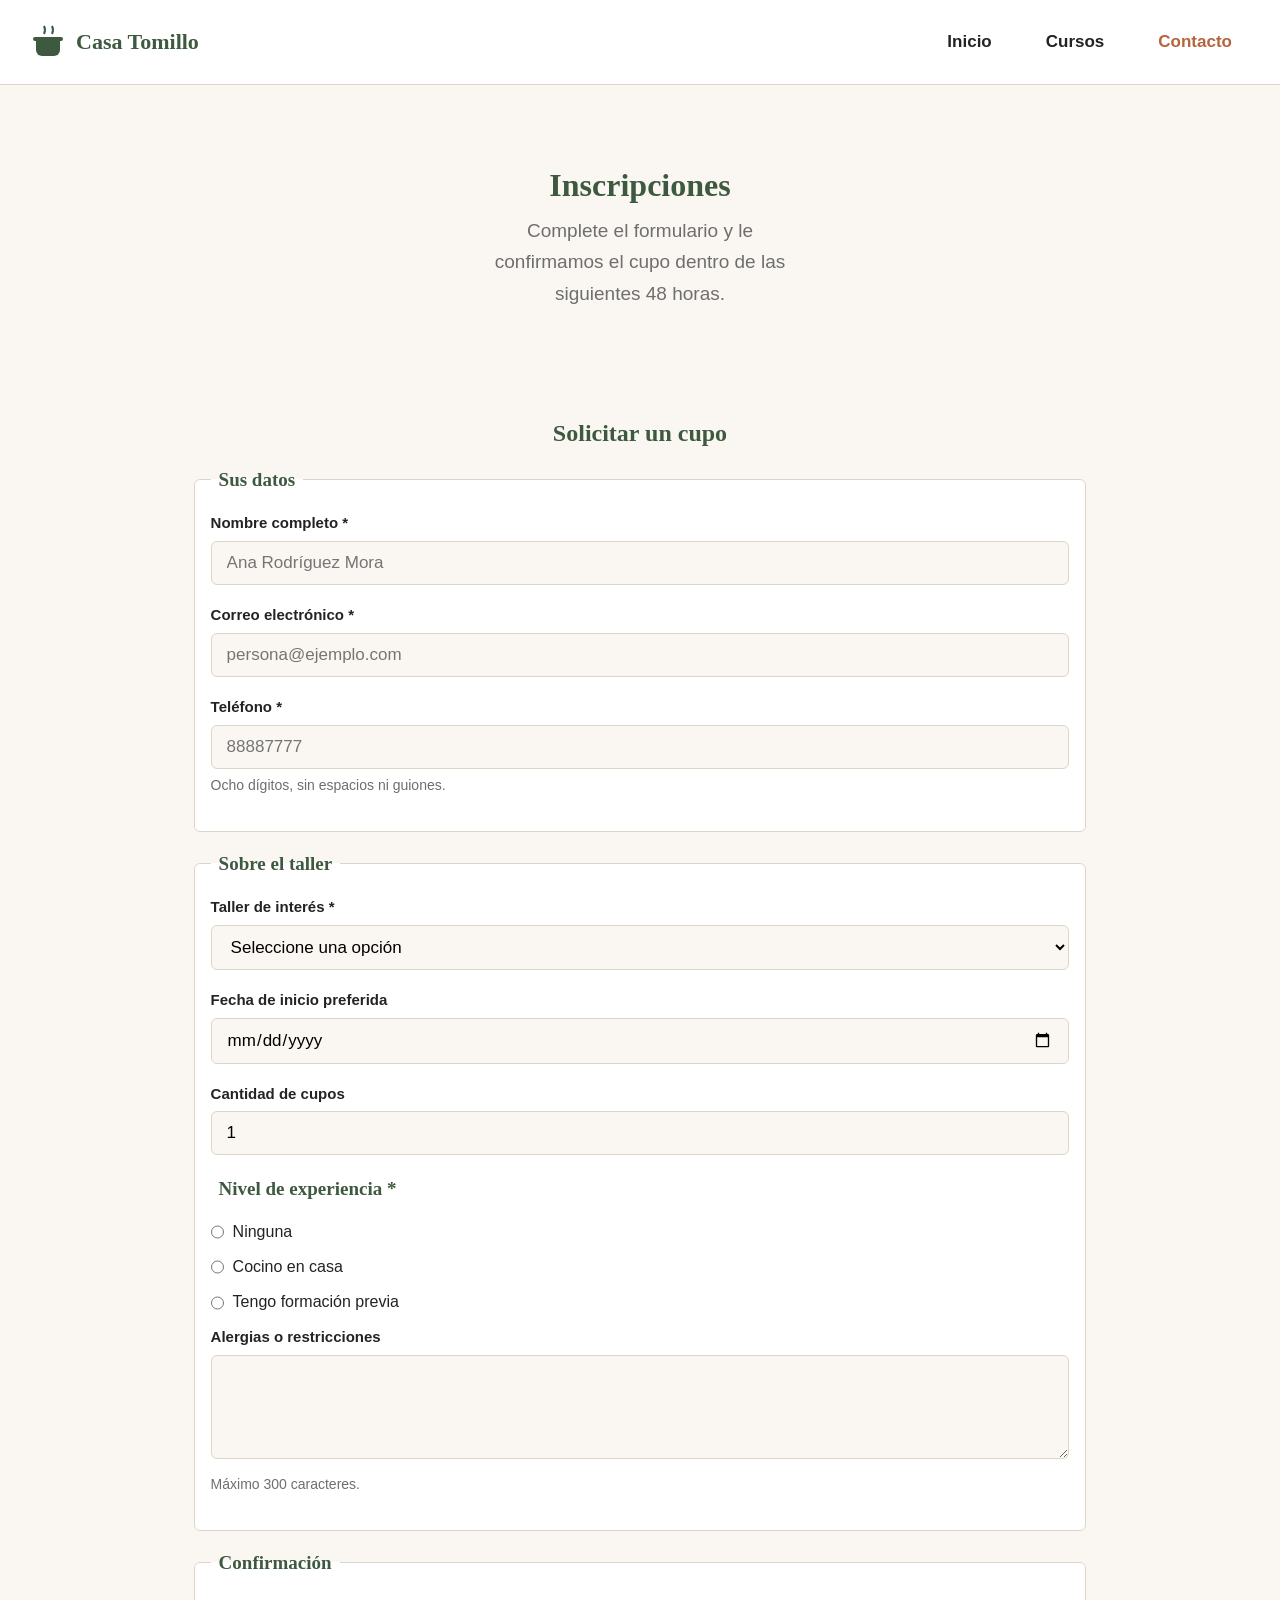
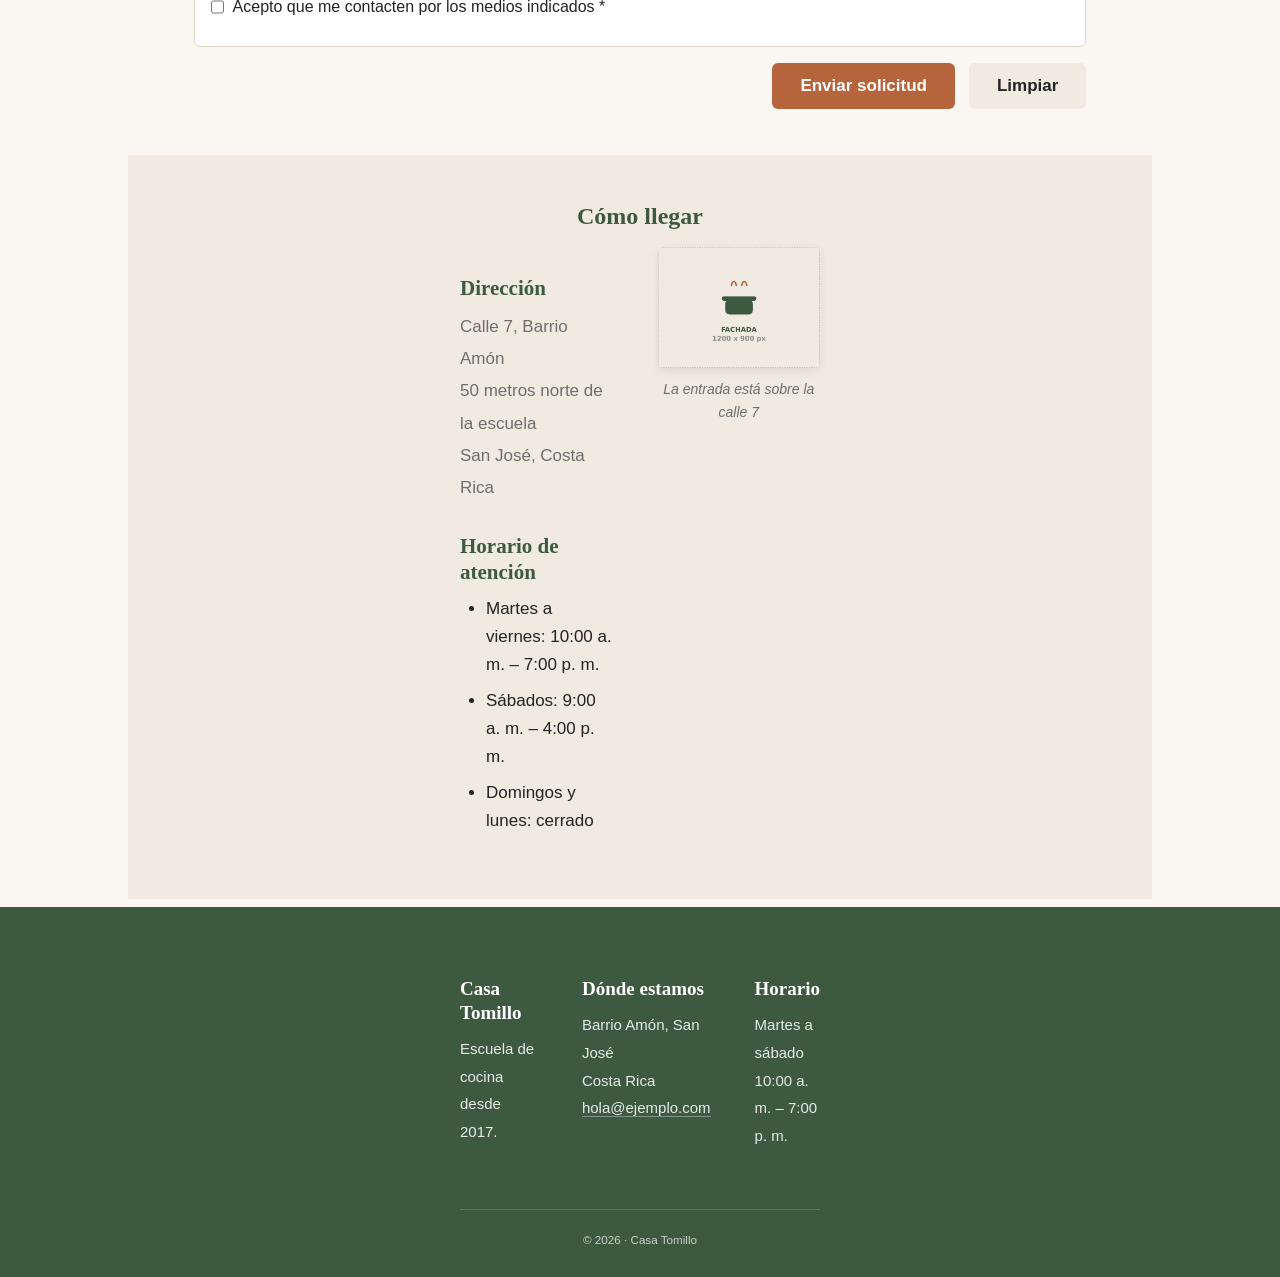
<file: ac3-responsive/contacto.html>
<!DOCTYPE html>
<html lang="es">

<head>
  <meta charset="UTF-8">
  <meta name="viewport" content="width=device-width, initial-scale=1.0">
  <meta name="author" content="Dilan Alvarado Bianco">
  <meta name="description" content="Inscríbase en un taller de Casa Tomillo: formulario y datos de contacto.">
  <meta name="keywords" content="contacto, inscripción, talleres, cocina">

  <title>Contacto | Casa Tomillo</title>

  <link rel="icon" href="recursos/favicon.png" type="image/png">
  <link rel="stylesheet" href="css/estilos.css">
</head>

<body>

  <header id="cabecera" class="cabecera">

    <a href="index.html" class="marca">
      <svg class="marca-icono" width="36" height="36" viewBox="0 0 36 36"
           xmlns="http://www.w3.org/2000/svg" role="img"
           aria-label="Logo de Casa Tomillo: una olla con vapor">
        <path d="M6 16 h24 v10 a6 6 0 0 1 -6 6 h-12 a6 6 0 0 1 -6 -6 z" fill="currentColor"/>
        <rect x="3" y="13" width="30" height="4" rx="2" fill="currentColor"/>
        <path d="M14 10 q2 -4 0 -8" stroke="currentColor" stroke-width="2" fill="none"/>
        <path d="M22 10 q2 -4 0 -8" stroke="currentColor" stroke-width="2" fill="none"/>
      </svg>
      <span class="marca-texto">Casa Tomillo</span>
    </a>

    <nav class="navegacion" aria-label="Navegación principal">
      <ul class="menu">
        <li><a href="index.html" class="menu-enlace">Inicio</a></li>
        <li><a href="cursos.html" class="menu-enlace">Cursos</a></li>
        <li><a href="contacto.html" class="menu-enlace activo">Contacto</a></li>
      </ul>
    </nav>

  </header>

  <main id="contenido">

    <section id="intro" class="pagina-encabezado">
      <h1 class="pagina-titulo">Inscripciones</h1>
      <p class="pagina-bajada">
        Complete el formulario y le confirmamos el cupo dentro de las
        siguientes 48 horas.
      </p>
    </section>

    <!-- ═══ EL FORMULARIO ═══ -->
    <section id="inscripcion" class="seccion">
      <h2 class="seccion-titulo">Solicitar un cupo</h2>

      <form action="#" method="post" class="formulario">

        <fieldset class="grupo">
          <legend class="grupo-titulo">Sus datos</legend>

          <p class="campo">
            <label for="nombre" class="campo-etiqueta">Nombre completo *</label>
            <input type="text" id="nombre" name="nombre" class="campo-entrada"
                   required minlength="3" maxlength="60"
                   placeholder="Ana Rodríguez Mora">
          </p>

          <p class="campo">
            <label for="correo" class="campo-etiqueta">Correo electrónico *</label>
            <input type="email" id="correo" name="correo" class="campo-entrada"
                   required placeholder="persona@ejemplo.com">
          </p>

          <p class="campo">
            <label for="telefono" class="campo-etiqueta">Teléfono *</label>
            <input type="tel" id="telefono" name="telefono" class="campo-entrada"
                   required pattern="[0-9]{8}"
                   title="Ocho dígitos, sin espacios ni guiones"
                   placeholder="88887777">
            <small class="campo-ayuda">Ocho dígitos, sin espacios ni guiones.</small>
          </p>
        </fieldset>

        <fieldset class="grupo">
          <legend class="grupo-titulo">Sobre el taller</legend>

          <p class="campo">
            <label for="taller" class="campo-etiqueta">Taller de interés *</label>
            <select id="taller" name="taller" class="campo-entrada" required>
              <option value="">Seleccione una opción</option>
              <option value="cocina">Cocina de la casa</option>
              <option value="panaderia">Panadería</option>
              <option value="reposteria">Repostería</option>
            </select>
          </p>

          <p class="campo">
            <label for="inicio" class="campo-etiqueta">Fecha de inicio preferida</label>
            <input type="date" id="inicio" name="inicio" class="campo-entrada">
          </p>

          <p class="campo">
            <label for="personas" class="campo-etiqueta">Cantidad de cupos</label>
            <input type="number" id="personas" name="personas" class="campo-entrada"
                   min="1" max="8" step="1" value="1">
          </p>

          <fieldset class="grupo-opciones">
            <legend class="grupo-titulo">Nivel de experiencia *</legend>
            <p class="opcion">
              <input type="radio" id="ninguna" name="nivel" value="ninguna"
                     class="opcion-marca" required>
              <label for="ninguna" class="opcion-etiqueta">Ninguna</label>
            </p>
            <p class="opcion">
              <input type="radio" id="basica" name="nivel" value="basica" class="opcion-marca">
              <label for="basica" class="opcion-etiqueta">Cocino en casa</label>
            </p>
            <p class="opcion">
              <input type="radio" id="avanzada" name="nivel" value="avanzada" class="opcion-marca">
              <label for="avanzada" class="opcion-etiqueta">Tengo formación previa</label>
            </p>
          </fieldset>

          <p class="campo">
            <label for="alergias" class="campo-etiqueta">Alergias o restricciones</label>
            <textarea id="alergias" name="alergias" class="campo-entrada"
                      rows="4" maxlength="300"></textarea>
            <small class="campo-ayuda">Máximo 300 caracteres.</small>
          </p>
        </fieldset>

        <fieldset class="grupo">
          <legend class="grupo-titulo">Confirmación</legend>
          <p class="opcion">
            <input type="checkbox" id="acepto" name="acepto" class="opcion-marca" required>
            <label for="acepto" class="opcion-etiqueta">
              Acepto que me contacten por los medios indicados *
            </label>
          </p>
        </fieldset>

        <p class="fila-botones">
          <button type="submit" class="boton boton-principal">Enviar solicitud</button>
          <button type="reset" class="boton boton-secundario">Limpiar</button>
        </p>

      </form>
    </section>

    <!-- ═══ UBICACIÓN ═══ -->
    <section id="ubicacion" class="seccion seccion-alterna">
      <h2 class="seccion-titulo">Cómo llegar</h2>

      <div class="dos-columnas">

        <div class="columna">
          <h3 class="subtitulo">Dirección</h3>
          <address class="direccion">
            Calle 7, Barrio Amón<br>
            50 metros norte de la escuela<br>
            San José, Costa Rica
          </address>

          <h3 class="subtitulo">Horario de atención</h3>
          <ul class="lista-horario">
            <li>Martes a viernes: 10:00 a. m. – 7:00 p. m.</li>
            <li>Sábados: 9:00 a. m. – 4:00 p. m.</li>
            <li>Domingos y lunes: cerrado</li>
          </ul>
        </div>

        <figure class="columna-figura">
           <picture>
            <source media="(1024px)" srcset="recursos/fachada-md.jpg.jpg">
            <source media="(360px)" srcset="recursos/fachada-p.jpg">
          </picture>
          <img src="recursos/fachada.jpg"
               alt="Fachada de la escuela con su rótulo de madera"
               width="1200" height="900">
          <figcaption class="figura-pie">La entrada está sobre la calle 7</figcaption>
        </figure>

      </div>
    </section>

  </main>

  <footer id="pie" class="pie">
    <div class="pie-columnas">

      <div class="pie-bloque">
        <h2 class="pie-titulo">Casa Tomillo</h2>
        <p class="pie-texto">Escuela de cocina desde 2017.</p>
      </div>

      <div class="pie-bloque">
        <h2 class="pie-titulo">Dónde estamos</h2>
        <address class="pie-datos">
          Barrio Amón, San José<br>
          Costa Rica<br>
          <a href="mailto:hola@ejemplo.com" class="pie-enlace">hola@ejemplo.com</a>
        </address>
      </div>

      <div class="pie-bloque">
        <h2 class="pie-titulo">Horario</h2>
        <p class="pie-texto">
          Martes a sábado<br>
          10:00 a. m. – 7:00 p. m.
        </p>
      </div>

    </div>

    <p class="pie-creditos"><small>&copy; 2026 · Casa Tomillo</small></p>
  </footer>

</body>

</html>
</file>
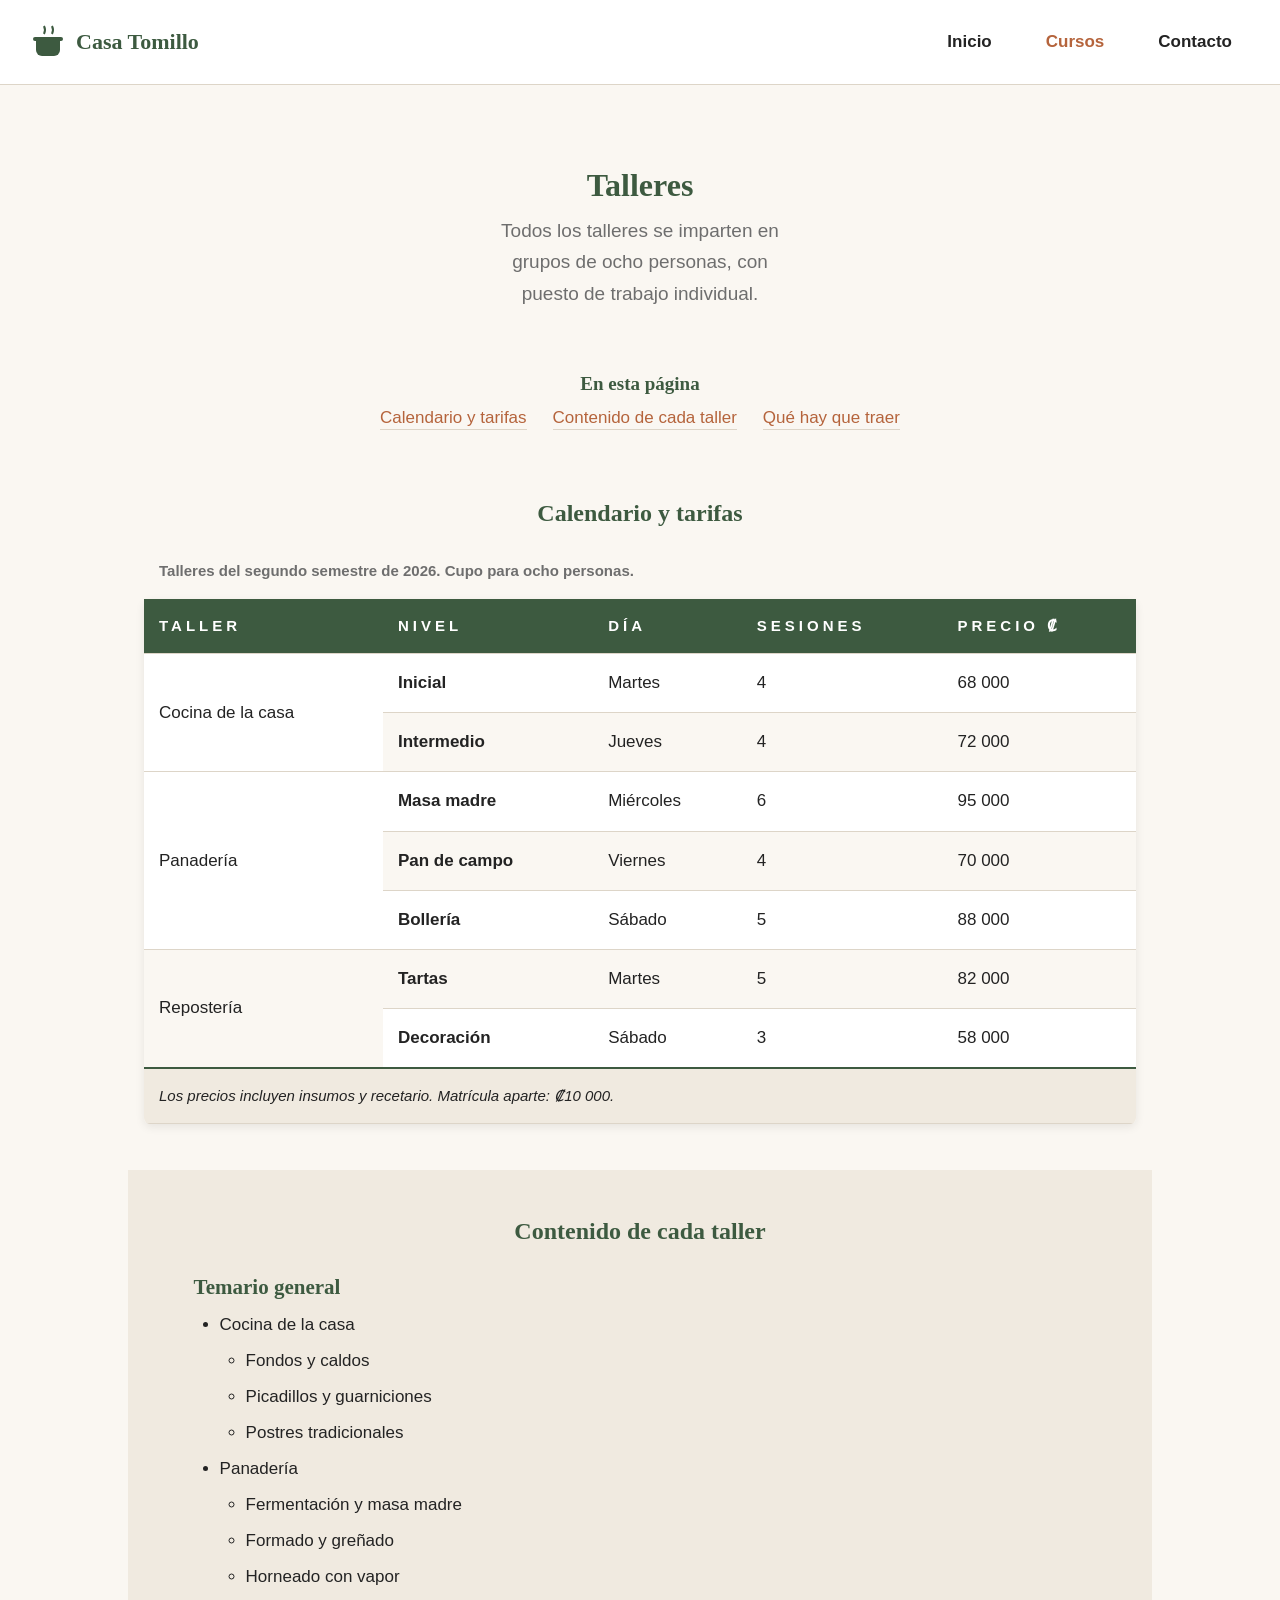
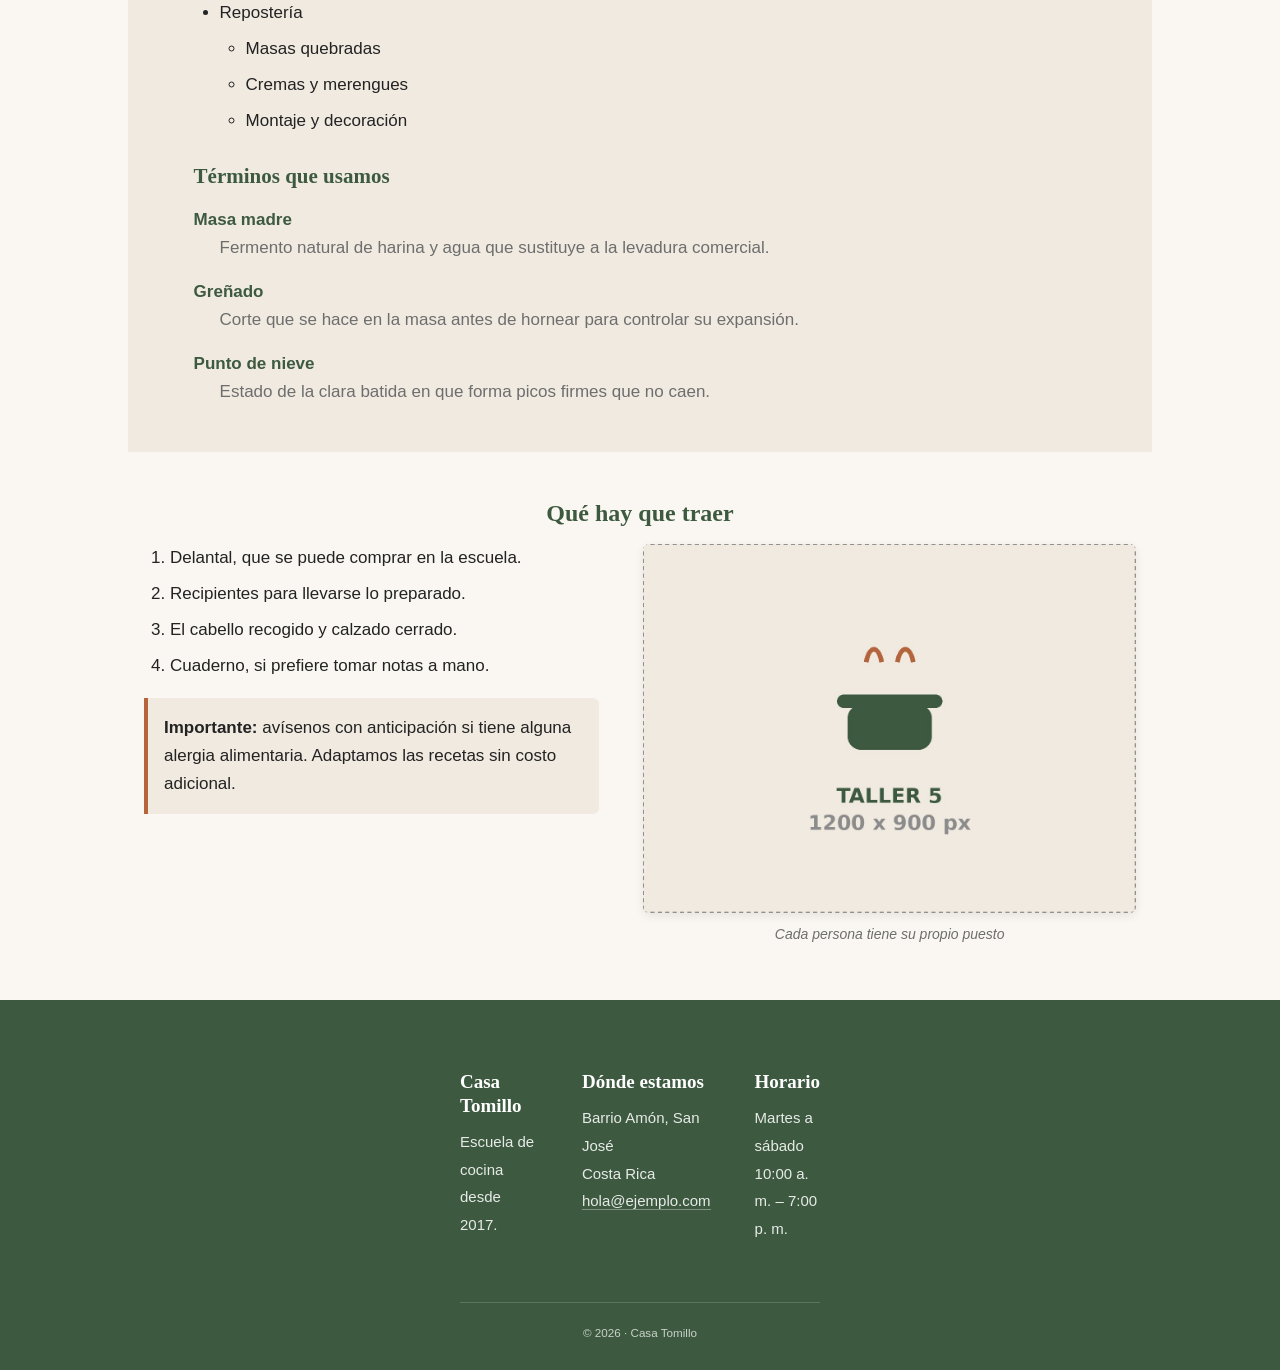
<file: ac3-responsive/cursos.html>
<!DOCTYPE html>
<html lang="es">

<head>
  <meta charset="UTF-8">
  <meta name="viewport" content="width=device-width, initial-scale=1.0">
  <meta name="author" content="Dilan Alvarado Bianco">
  <meta name="description" content="Talleres de cocina, panadería y repostería: contenidos, horarios y tarifas.">
  <meta name="keywords" content="talleres, cursos, cocina, panadería, repostería">

  <title>Cursos | Casa Tomillo</title>

  <link rel="icon" href="recursos/favicon.png" type="image/png">
  <link rel="stylesheet" href="css/estilos.css">
</head>

<body>

  <header id="cabecera" class="cabecera">

    <a href="index.html" class="marca">
      <svg class="marca-icono" width="36" height="36" viewBox="0 0 36 36"
           xmlns="http://www.w3.org/2000/svg" role="img"
           aria-label="Logo de Casa Tomillo: una olla con vapor">
        <path d="M6 16 h24 v10 a6 6 0 0 1 -6 6 h-12 a6 6 0 0 1 -6 -6 z" fill="currentColor"/>
        <rect x="3" y="13" width="30" height="4" rx="2" fill="currentColor"/>
        <path d="M14 10 q2 -4 0 -8" stroke="currentColor" stroke-width="2" fill="none"/>
        <path d="M22 10 q2 -4 0 -8" stroke="currentColor" stroke-width="2" fill="none"/>
      </svg>
      <span class="marca-texto">Casa Tomillo</span>
    </a>

    <nav class="navegacion" aria-label="Navegación principal">
      <ul class="menu">
        <li><a href="index.html" class="menu-enlace">Inicio</a></li>
        <li><a href="cursos.html" class="menu-enlace activo">Cursos</a></li>
        <li><a href="contacto.html" class="menu-enlace">Contacto</a></li>
      </ul>
    </nav>

  </header>

  <main id="contenido">

    <section id="intro" class="pagina-encabezado">
      <h1 class="pagina-titulo">Talleres</h1>
      <p class="pagina-bajada">
        Todos los talleres se imparten en grupos de ocho personas, con puesto
        de trabajo individual.
      </p>
    </section>

    <!-- ═══ ÍNDICE INTERNO ═══ -->
    <nav class="indice" aria-label="Contenido de la página">
      <h2 class="indice-titulo">En esta página</h2>
      <ul class="indice-lista">
        <li><a href="#calendario">Calendario y tarifas</a></li>
        <li><a href="#contenidos">Contenido de cada taller</a></li>
        <li><a href="#requisitos">Qué hay que traer</a></li>
      </ul>
    </nav>

    <!-- ═══ LA TABLA ═══ -->
    <section id="calendario" class="seccion">
      <h2 class="seccion-titulo">Calendario y tarifas</h2>
 <div class="caja-tabla">
      <table class="tabla">
        <caption class="tabla-titulo">
          Talleres del segundo semestre de 2026. Cupo para ocho personas.
        </caption>

        <thead>
          <tr>
            <th scope="col">Taller</th>
            <th scope="col">Nivel</th>
            <th scope="col">Día</th>
            <th scope="col">Sesiones</th>
            <th scope="col">Precio ₡</th>
          </tr>
        </thead>

        <tbody>
          <tr>
            <td rowspan="2">Cocina de la casa</td>
            <th scope="row">Inicial</th>
            <td>Martes</td>
            <td>4</td>
            <td>68 000</td>
          </tr>
          <tr>
            <th scope="row">Intermedio</th>
            <td>Jueves</td>
            <td>4</td>
            <td>72 000</td>
          </tr>

          <tr>
            <td rowspan="3">Panadería</td>
            <th scope="row">Masa madre</th>
            <td>Miércoles</td>
            <td>6</td>
            <td>95 000</td>
          </tr>
          <tr>
            <th scope="row">Pan de campo</th>
            <td>Viernes</td>
            <td>4</td>
            <td>70 000</td>
          </tr>
          <tr>
            <th scope="row">Bollería</th>
            <td>Sábado</td>
            <td>5</td>
            <td>88 000</td>
          </tr>

          <tr>
            <td rowspan="2">Repostería</td>
            <th scope="row">Tartas</th>
            <td>Martes</td>
            <td>5</td>
            <td>82 000</td>
          </tr>
          <tr>
            <th scope="row">Decoración</th>
            <td>Sábado</td>
            <td>3</td>
            <td>58 000</td>
          </tr>
        </tbody>

        <tfoot>
          <tr>
            <td colspan="5">
              Los precios incluyen insumos y recetario. Matrícula aparte: ₡10 000.
            </td>
          </tr>
        </tfoot>
      </table>
    </div>
    </section>

    <!-- ═══ LISTAS ═══ -->
    <section id="contenidos" class="seccion seccion-alterna">
      <h2 class="seccion-titulo">Contenido de cada taller</h2>

      

        <div class="columna">
          <h3 class="subtitulo">Temario general</h3>
          <ul class="lista-temario">
            <li>Cocina de la casa
              <ul>
                <li>Fondos y caldos</li>
                <li>Picadillos y guarniciones</li>
                <li>Postres tradicionales</li>
              </ul>
            </li>
            <li>Panadería
              <ul>
                <li>Fermentación y masa madre</li>
                <li>Formado y greñado</li>
                <li>Horneado con vapor</li>
              </ul>
            </li>
            <li>Repostería
              <ul>
                <li>Masas quebradas</li>
                <li>Cremas y merengues</li>
                <li>Montaje y decoración</li>
              </ul>
            </li>
          </ul>
        </div>

        <div class="columna">
          <h3 class="subtitulo">Términos que usamos</h3>
          <dl class="glosario">
            <dt class="glosario-termino">Masa madre</dt>
            <dd class="glosario-definicion">
              Fermento natural de harina y agua que sustituye a la levadura comercial.
            </dd>

            <dt class="glosario-termino">Greñado</dt>
            <dd class="glosario-definicion">
              Corte que se hace en la masa antes de hornear para controlar su expansión.
            </dd>

            <dt class="glosario-termino">Punto de nieve</dt>
            <dd class="glosario-definicion">
              Estado de la clara batida en que forma picos firmes que no caen.
            </dd>
          </dl>
        </div>

      </div>
    </section>

    <!-- ═══ REQUISITOS ═══ -->
    <section id="requisitos" class="seccion">
      <h2 class="seccion-titulo">Qué hay que traer</h2>

      <div class="dos-columnas">

        <div class="columna">
          <ol class="lista-requisitos">
            <li>Delantal, que se puede comprar en la escuela.</li>
            <li>Recipientes para llevarse lo preparado.</li>
            <li>El cabello recogido y calzado cerrado.</li>
            <li>Cuaderno, si prefiere tomar notas a mano.</li>
          </ol>

          <p class="aviso-taller">
            <strong>Importante:</strong> avísenos con anticipación si tiene
            alguna alergia alimentaria. Adaptamos las recetas sin costo adicional.
          </p>
        </div>

        <figure class="columna-figura">
          <picture>
            <source media="(1024px)" srcset="recursos/taller-5-md.jpg">
            <source media="(360px)" srcset="recursos/taller-5-p.jpg">
          </picture>
          <img src="recursos/taller-5.jpg"
               alt="Puesto de trabajo individual con utensilios ordenados"
               width="1200" height="900" loading="lazy">
          <figcaption class="figura-pie">Cada persona tiene su propio puesto</figcaption>
        </figure>

      
    </section>

  </main>

  <footer id="pie" class="pie">
    <div class="pie-columnas">

      <div class="pie-bloque">
        <h2 class="pie-titulo">Casa Tomillo</h2>
        <p class="pie-texto">Escuela de cocina desde 2017.</p>
      </div>

      <div class="pie-bloque">
        <h2 class="pie-titulo">Dónde estamos</h2>
        <address class="pie-datos">
          Barrio Amón, San José<br>
          Costa Rica<br>
          <a href="mailto:hola@ejemplo.com" class="pie-enlace">hola@ejemplo.com</a>
        </address>
      </div>

      <div class="pie-bloque">
        <h2 class="pie-titulo">Horario</h2>
        <p class="pie-texto">
          Martes a sábado<br>
          10:00 a. m. – 7:00 p. m.
        </p>
      </div>

    </div>

    <p class="pie-creditos"><small>&copy; 2026 · Casa Tomillo</small></p>
  </footer>

</body>

</html>
</file>
<file: ac2-css/css/estilos.css>
* {
  margin-left: 20px;
  margin-right: 20px;
  padding: 0;
  box-sizing: border-box;
  @import url('https://fonts.googleapis.com/css2?family=Cedarville+Cursive&display=swap');
}

/*index*/
body {
  background-color: rgb(240, 234, 234);
   font-family: "Cedarville Cursive", cursive;
}

.cabecera {
  display: flex;
  flex-direction: row;
}

h1:hover{
    
    background-color: cadetblue;
    background-size:cover;

}


.cita-autoria::first-letter {
  font-size: 2rem;
  color: rgb(83, 83, 87);
  font-weight: 600;
}
.cita-autoria::after {
  content: →;
  font-weight: bold;
}

.hero {
  display: block;
  align-self: center;
  margin-top: 5px;
  margin-right: 5px;
  background-color: rgb(103, 26, 26);
  padding: 100px;
  color: white;
  align-items: center;
}

.hero p {
  margin-top: 20px;
  margin-left: 200px;
  font-size: smaller;
  margin-bottom: 50px;
}
.hero-texto {
  padding-left: 35px;
}
.hero h2 {
  font-size: 30px;
  margin-left: 200px;
}
.boton {

  margin-left: 20px;
  padding: 20px;
  background-color: green;
  color: white;
  border-collapse: collapse;
}
/*se trabajo con grid aqui*/
.rejilla-servicios {
  display: grid;
  grid-template-columns: repeat(3, 1fr);
  gap: 10px;
}

.tarjeta {
  background-color: rgb(180, 175, 167);
}
.tarjeta h3 {
  font-size: 25px;
}

/*animaicion */
@keyframes pulso {
  0%, 100% {
    transform: scale 1;
  }
  50% {
    transform: scale 1.08;
  }
}

.cita {
  background-color: blanchedalmond;
  padding: 20px;
  border-left: 10px solid brown;
}

.boton {
  animation: pulso 2s ease-in-out infinite;
  animation-direction: reverse;
}
.cita p::before {
  content: " '' ";
  font-weight: 800;
  font-size: 60px;
}
.cita p::first-line {
  font-family: cursive;
}
.cita-autoria {
  text-align: right;
}

.panel-aviso {
  background-color: darkgray;
  padding: 20px;
  border-left: 10px solid brown;
  padding-bottom: 20px;
  margin-bottom: 80px;
}

.pie-contenido {
  background-color: maroon;
  color: white;
  padding-top: 50px;
}
.datos-contacto {
  display: flex;
  flex-direction: column;
  justify-content: space-between;
  padding: 40px;
}
header nav ul {
  display: flex;
  justify-content: end;
  text-decoration-line: none;
}

#cabecera {
  background-color: rgb(251, 249, 246);
  padding: 5px;
  border-bottom: 10px solid lightgray;
  position: sticky;
}
/*catalogo*/

table {
  border-collapse: collapse;
  width: 100%;
}
tbody tr:nth-child(even) {
  background-color: beige;
}
thead {
  background-color: brown;
  color: aliceblue;
}
tbody:hover {
  background-color: darkgray;
}
tfoot {
  background-color: brown;
  color: aliceblue;
}

.glosario {
  background-color: azure;
  padding: 20px;
}

.glosario dt {
  color: black;
  font-weight: 800;
  padding: 5px;
}
.glosario dd {
  padding-left: 50px;
}

.grupo-campos {
  background-color: whitesmoke;
}
.campo input {
  background-color: darkgrey;
}

input:focus {
  border-color: rgb(7, 7, 7);
  outline: none;
}
input[type="text"], input[type="number"], input[type="date"], input[type="categoria"], input[type="tel"], input[type="email"], textarea{
    width: 90%;
    padding: 10px ;
    border-radius: 10px;
}
.opcion{
    margin: 30px;
}
input[type="radio"]{
    border-collapse: collapse;
   
}
input[type="checkbox"]{
    padding: 10px;

}
input[type="checkbox"]:focus{
    border: 5px solid;
    border-color: blue;
outline: none;}

.volver a{
    display: flex;
    color: rgb(16, 160, 160);
    
}
.indice{
    display: flex;
    flex-wrap: wrap;
    flex-direction: unset;
    
   background-color: antiquewhite;
}
.indice a {
    color: rgb(63, 62, 60);
    text-decoration: none;

}
.boton-principal{
    margin: 4px;
}

.boton-principal:hover{
 
    scale: calc(1.1);
}
</file>
<file: ac3-responsive/css/estilos.css>
/* ═══════════════════════════════════════════════════════════════════════
   CASA TOMILLO · HOJA DE ESTILOS
   Escuela de cocina · San José, Costa Rica

   Esta hoja produce un sitio que se ve correctamente en un monitor de
   escritorio. Fue escrita antes de que el proyecto contemplara el uso
   desde teléfonos.
   ═══════════════════════════════════════════════════════════════════════ */

/* ─── RESET ──────────────────────────────────────────────────────────── */
* {
  margin: 0;
  padding: 0;
  box-sizing: border-box;
}


html {
  font-size: 62.5%; /*tamaños con rem*/
  scroll-behavior: smooth;
}

/* ─── VARIABLES ──────────────────────────────────────────────────────── */
:root {
  --verde: #3d5a40;
  --verde-oscuro: #2a3f2c;
  --terracota: #b5643c;
  --terracota-os: #94502f;
  --tinta: #232323;
  --suave: #6e6e6e;
  --crema: #faf7f2;
  --crema-alt: #f0eae0;
  --linea: #ddd5c8;
  --blanco: #ffffff;

  --fuente-titulo: Georgia, "Times New Roman", serif;
  --fuente-texto: "Segoe UI", Arial, sans-serif;

  --radio: 0.6rem;
  --sombra: 0 0.3rem 1rem rgba(0, 0, 0, 0.08);
  --sombra-alta: 0 0.8rem 2rem rgba(0, 0, 0, 0.14);
}

/* ─── BASE ───────────────────────────────────────────────────────────── */
body {
  
  font-family: var(--fuente-texto);
  font-size: 1.7rem;
  line-height: 1.65;
  color: var(--tinta);
  background-color: var(--crema);
}

h1,
h2,
h3 {
  font-family: var(--fuente-titulo);
  line-height: 1.25;
  color: var(--verde);
}

h1 {
  font-size: 3.2rem;
}
h2 {
  font-size: 2.4rem;
}
h3 {
  font-size: 2.1rem;
}
/*reduzco tamaño para mas comodidad*/
p {
  margin-bottom: 1.5rem;
}

a {
  color: var(--terracota);
  text-decoration: none;
}

img {
  height: auto;
  max-width: 100%;/*imagen adaptable, ya no se deforma ,creo*/
  display: block;
}

/* ─── CONTENEDORES ───────────────────────────────────────────────────── */
/*edite medidas de px rem*/

.seccion {
  max-width: 80%;
  margin-left: auto;
  margin-right: auto;
  padding: 4.6rem 1.6rem;
}

.seccion-alterna {
  background-color: var(--crema-alt);
  width: 100%;

}

.seccion-alterna > * {
  max-width: 36rem;
  margin-left: auto;
  margin-right: auto;
}

.seccion-titulo {
  text-align: center;
  margin-bottom: 1.6rem;
}

.seccion-entrada {
  max-width: 20rem;
  margin-left: auto;
  margin-right: auto;
  margin-bottom:  4.8rem;;
  text-align: center;
  color: var(--suave);
}

.pagina-encabezado {
  max-width: 36rem;
  margin: 0 auto;
  padding: 8rem 3rem 4.8rem;
  text-align: center;
}

.pagina-titulo {
  margin-bottom: 1rem;
}
.pagina-bajada {
  color: var(--suave);
  font-size: 1.9rem;
}
.subtitulo {
  margin-top: 2.8rem;
  margin-bottom: 1rem;
}

/* ─── CABECERA ───────────────────────────────────────────────────────── */
.cabecera {
  display: flex;
  flex-direction: column;
  justify-content: space-between;
  align-items: center;
  max-width: 36rem;
  margin: 0 auto;
  padding: 1.8rem 3rem;
  background-color: var(--blanco);
  border-bottom: 0.1rem solid var(--linea);
}

.marca {
  display: flex;
  align-items: center;
  gap: 1rem;
  color: var(--verde);
}

.marca-icono {
  color: var(--verde);
}

.marca-texto {
  font-family: var(--fuente-titulo);
  font-size: 2.2rem;
  font-weight: 700;
}

.navegacion {
  display: flex;
  align-items: center;
}

.menu {
  display: flex;
  gap: 1.8rem;
  list-style: none;
}

.menu-enlace {
  display: inline-block; /*acomodo del menu*/
  padding: 1rem 1.8rem;
  color: var(--tinta);
  font-weight: 600;
  border-radius: var(--radio);
  transition:
    background-color 0.25s ease,
    color 0.25s ease;
}

.menu-enlace:hover {
  background-color: var(--crema-alt);
  color: var(--verde);
}

.menu-enlace:focus {
  outline: 0.2rem solid var(--terracota);
  outline-offset: 2px;
}

.menu-enlace.activo {
  color: var(--terracota);
}

/* ─── PORTADA ────────────────────────────────────────────────────────── */
.portada {
  background-color: var(--verde);
  background-image: url("../recursos/portada.jpg");
  background-size: cover;
  background-position: center;
  background-repeat: no-repeat;
  height: 56rem; /*correccion*/
  display: flex;
  align-items: center;
  justify-content: center;
  padding: 3rem;
  text-align: center;
  
}

.portada-caja {
  background-color: rgba(0, 0, 0, 0.48);
  padding: 4.8rem;
  border-radius: var(--radio);
  max-width: 72rem;
}

.portada-titulo {
  color: var(--blanco);
  margin-bottom: 1.6rem;
}

.portada-bajada {
  color: var(--blanco);
  font-size: 1.9rem;
  margin-bottom: 2.8rem;
}

/* ─── TARJETAS · Flexbox ─────────────────────────────────────────────── */
.fila-propuestas {
  display: flex;
  flex-wrap: wrap; /*centar contenido*/
  align-items: center;
  justify-content: center;
  gap: 2.6rem;
}

.tarjeta {
   display: flex;
  flex: 1 1 35rem;
  
  background-color: var(--blanco);
  padding: 2.8rem;
  border-radius: var(--radio);
  box-shadow: var(--sombra);
  text-align: center;
  flex-direction: column;
  transition:
    transform 0.25s ease,
    box-shadow 0.25s ease;
}

.tarjeta:hover {
  transform: translateY(-00.5rem);
  box-shadow: var(--sombra-alta);
}

.tarjeta-icono {
  color: var(--terracota);
  margin: 0 auto 1.4rem;
}
.tarjeta-titulo {
  margin-bottom: 0.8rem;
}
.tarjeta-texto {
  color: var(--suave);
  flex-grow: 1;
}

.tarjeta-dato {
  font-weight: 700;
  color: var(--verde);
  font-size: 1.8rem;
  margin-bottom: 0;
  padding-top: 1.4rem;
  border-top: 0.1rem solid var(--linea);
}

/* ─── GALERÍA · Grid ─────────────────────────────────────────────────── */
.rejilla-galeria {
  display: grid;
  grid-template-columns:repeat(auto-fit, minmax(20rem, 1fr));
  gap: 1.8rem;
}

.pieza {
  position: relative;
  overflow: hidden;
  border-radius: var(--radio);
  box-shadow: var(--sombra);
  background-color: var(--crema-alt);
}

.pieza img {
  width: 100%; /*acomodo de la imagen*/
  height: auto;
  object-fit: cover;
  transition: transform 0.4s ease;
}

.pieza:hover img {
 
  transform: scale(1.06);
}

.pieza-pie {
  position: absolute;
  bottom: 0;
  left: 0;
  right: 0;
  background: linear-gradient(to top, rgba(0, 0, 0, 0.82), rgba(0, 0, 0, 0));
  color: var(--blanco);
  padding: 2.2rem 1.2rem 1rem;
  font-size: 1.4rem;
  text-align: center;
}

/* ─── CITA ───────────────────────────────────────────────────────────── */
.cita {
  max-width: 72rem;
  margin: 0 auto;
  padding: 4.4rem;
  background-color: var(--blanco);
  border-left: 0.5rem solid var(--terracota);
  border-radius: var(--radio);
  box-shadow: var(--sombra);
}

.cita-texto {
  font-family: var(--fuente-titulo);
  font-size: 2.3rem;
  font-style: italic;
  line-height: 1.5;
}

.cita-autoria {
  color: var(--suave);
  font-size: 1.5rem;
  text-align: right;
}

/* ─── ÍNDICE INTERNO ─────────────────────────────────────────────────── */
.indice {
  max-width: 118rem;
  margin: 0 auto 2rem;
  padding: 0 3rem;
}

.indice-titulo {
  font-size: 1.9rem;
  margin-bottom: 0.8rem;
}

.indice-lista {
  display: flex;
  gap: 2.6rem;
  list-style: none;
}

.indice-lista a {
  border-bottom: 0.1rem solid var(--linea);
  padding-bottom: 0.2rem;
}

/* ─── TABLA ──────────────────────────────────────────────────────────── */

#calendario{
  overflow-x: auto;
}

.tabla {
/*arreglo de la tabla quitando medida sin sentido*/
  width: 100%;
  border-collapse: collapse;
  background-color: var(--blanco);
  border-radius: var(--radio);
  overflow: hidden;
  box-shadow: var(--sombra);
  
}

.tabla-titulo {
  padding: 1.5rem;
  font-weight: 600;
  text-align: left;
  color: var(--suave);
  font-size: 1.5rem;
}

.tabla th,
.tabla td {
  padding: 1.5rem;
  text-align: left;
  border-bottom: 0.1rem solid var(--linea);
}

.tabla thead th {
  background-color: var(--verde);
  color: var(--blanco);
  font-size: 1.5rem;
  text-transform: uppercase;
  letter-spacing: 0.4rem;
}

.tabla tbody tr:nth-child(even) {
  background-color: var(--crema);
}
.tabla tbody tr:hover {
  background-color: var(--crema-alt);
}

.tabla tfoot td {
  background-color: var(--crema-alt);
  font-style: italic;
  font-size: 1.5rem;
  border-top: 0.2rem solid var(--verde);
}

/* ─── DOS COLUMNAS · Flexbox ─────────────────────────────────────────── */
.dos-columnas {
  display: flex;
  flex-wrap: wrap; /*acomodo*/
  gap: 4.4rem;
  align-items: flex-start;/*arreglo*/
}

.columna {
 max-width: 90%;
}
.columna-figura {

  width: 100%;
  margin: 0;
}

.columna-figura img {
 /*le quite el heigth*/
  width: 100%;
  height: auto;
  border-radius: var(--radio);
  box-shadow: var(--sombra);
}

.figura-pie {
  margin-top: 1rem;
  font-size: 1.4rem;
  color: var(--suave);
  text-align: center;
  font-style: italic;
}

/* ─── LISTAS ─────────────────────────────────────────────────────────── */
.lista-temario,
.lista-requisitos,
.lista-horario {
  padding-left: 2.6rem;
  margin-bottom: 1.8rem;
}

.lista-temario li,
.lista-requisitos li,
.lista-horario li {
  margin-bottom: 0.8rem;
}

.lista-temario ul {
  padding-left: 2.6rem;
  margin-top: 0.8rem;
}

.glosario-termino {
  font-weight: 700;
  color: var(--verde);
  margin-top: 1.6rem;
}

.glosario-definicion {
  margin-left: 2.6rem;
  color: var(--suave);
}

.aviso-taller {
  background-color: var(--crema-alt);
  border-left: 0.4rem solid var(--terracota);
  padding: 1.6rem;
  border-radius: 0 var(--radio) var(--radio) 0;
}

.direccion {
  font-style: normal;
  color: var(--suave);
  line-height: 1.9;
  margin-bottom: 1.8rem;
}

/* ─── FORMULARIO ─────────────────────────────────────────────────────── */
.formulario {
  max-width: 90%;
  margin: 0 auto;
}

.grupo {
  border: 0.1rem solid var(--linea);
  border-radius: var(--radio);
  padding: 1.6rem; /*se reducen ambas medidas margin y padding */
  margin-bottom: 1.6rem;
  background-color: var(--blanco);
}

.grupo-titulo {
  font-family: var(--fuente-titulo);
  font-weight: 700;
  color: var(--verde);
  padding: 0 0.8rem;
  font-size: 1.9rem;
}

.grupo-opciones {
  border: none;
  padding: 1.4rem 0 0;
  margin-bottom: 0;
}

.campo {
  margin-bottom: 1.8rem;
}

.campo-etiqueta {
  display: block;
  margin-bottom: 0.5rem;
  font-weight: 600;
  font-size: 1.5rem;
}

.campo-entrada {
  width: 100%;
  padding: 1.1rem 1.5rem;
  border: 1px solid var(--linea);
  border-radius: var(--radio);
  font-size: 1.7rem;
  font-family: inherit;
  background-color: var(--crema);
  transition:
    border-color 0.25s ease,
    box-shadow 0.25s ease;
}

.campo-entrada:focus {
  outline: none;
  border-color: var(--terracota);
  box-shadow: 0 0 0 0.3rem rgba(181, 100, 60, 0.18);
}

.campo-ayuda {
  display: block;
  margin-top: 0.5rem;
  font-size: 1.4rem;
  color: var(--suave);
}

.opcion {
  margin-bottom: 0.9rem;
  display: flex;
  align-items: center;
  gap: 0.9rem;
}

.opcion-marca {
  max-width: 1.8rem;
  height: 1.8rem;
  accent-color: var(--terracota);
  cursor: pointer;
}

.opcion-etiqueta {
  font-size: 1.6rem;
  cursor: pointer;
}

.fila-botones {
  display: flex;
  gap: 1.4rem;
  justify-content: flex-end;
  margin-bottom: 0;
}

/* ─── BOTONES ────────────────────────────────────────────────────────── */
.boton {
  display: inline-block;
  padding: 1.3rem 2.8rem;
  border: none;
  border-radius: var(--radio);
  font-family: inherit;
  font-size: 1.7rem;
  font-weight: 600;
  cursor: pointer;
  transition:
    background-color 0.25s ease,
    transform 0.25s ease;
}

.boton-principal {
  background-color: var(--terracota);
  color: var(--blanco);
}

.boton-principal:hover {
  background-color: var(--terracota-os);
  transform: translateY(-2px);
}

.boton-secundario {
  background-color: var(--crema-alt);
  color: var(--tinta);
}

.boton-secundario:hover {
  background-color: var(--linea);
}

.boton:focus {
  outline: 0.2rem solid var(--verde);
  outline-offset: 0.2rem;
}

/* ─── PIE ────────────────────────────────────────────────────────────── */
.pie {
  background-color: var(--verde);
  color: var(--blanco);
  padding: 7rem 3rem 2.6rem;
  margin-top: 0.8rem;
}

.pie-columnas {
  max-width: 36rem;
  margin: 0 auto;
  display: flex;
  gap: 4.4rem;
  overflow-x: auto;
  justify-content: space-between;
}

.pie-bloque {
  max-width: 34rem;
}

.pie-titulo {
  color: var(--blanco);
  font-size: 1.9rem;
  margin-bottom: 1rem;
}

.pie-texto,
.pie-datos {
  font-size: 1.5rem;
  font-style: normal;
  opacity: 0.88;
  line-height: 1.85;
}

.pie-enlace {
  color: var(--blanco);
  border-bottom: 0.1rem solid rgba(255, 255, 255, 0.4);
}

.pie-enlace:hover {
  border-bottom-color: var(--blanco);
}

.pie-creditos {
  max-width: 36rem;
  margin: 4.4rem auto 0;
  padding-top: 1.8rem;
  border-top: 0.1rem solid rgba(255, 255, 255, 0.22);
  text-align: center;
  font-size: 1.4rem;
  opacity: 0.72;
  margin-bottom: 0;
}

/*media querrys*/



/*vista de tableta o superiores*/
@media ( min-width: 361px) and (max-width: 768px){
  /*fuentes*/
  
  #galeria{ width: 100%;}
  h1 {
    font-size: 3.5rem;
  }
  h2 {
    font-size: 2rem;
  }
  h3 {
    font-size: 1.5rem;
  }
.seccion-alterna>*{max-width: 70rem;}
  .cabecera{
    flex-direction: row;
    max-width: 100%;}
  
.grupo{
  padding: 2.6rem;
  margin-bottom: 2.6rem;
}
  .opcion-marca {
    width: 1.8rem;
    height: 1.8rem;
  }
  .pie-columnas{ max-width: 76rem; 
  flex-direction: row;}

  /*inicio*/

  

.rejilla-galeria{
  grid-template-columns: repeat(auto-fit,minmax(25rem,  1fr));
  
}

  /*cursos*/
  .dos-columnas{
    flex-direction: row;
  }
  .seccion{
    width: 100%;
    padding: 3.0rem 1.0rem;
  }

  /*pie de pagina*/
.pie-columnas {
    flex-direction: row;
  }
.portada{height: auto;}

.rejilla-galeria {
  display: grid;
  grid-template-columns: 1fr 1fr;
  gap: 1.8rem;
}
.indice{text-align: center;}
.indice-lista{justify-content: center;}
}

/*escritorio*/
@media(min-width:769px){
.dos-columnas{flex-wrap: nowrap;}
  .cabecera{max-width: 100%;
  flex-direction: row;}
  .indice{text-align: center;}
  .indice-lista{justify-content: center;}
}




/*vista monitor*/
@media (min-width:1024px){
 
  .rejilla-galeria{grid-template-columns: repeat(4, 1fr);}
}/*inicio*/





/*No necesaria*/

/*continuacion 10-9-2026*/
/*impresion de la pagina */
@media print {
  .cabecera,
  .navegacion,
  .menu,
  .boton,
  .fila-botones,
  .pie{
    display: none;
  }

.cabecera{display: flex;
flex-direction: column; gap: 1.5rem; align-items: center;
width: 100%;}
}

@media (prefers-reduced-motion:reduce){
  *{animation-duration: 0.1ms; 
  scroll-behavior:auto;
}
  *{transition-duration: 0.1ms; 
  scroll-behavior:auto;
}
}
</file>
